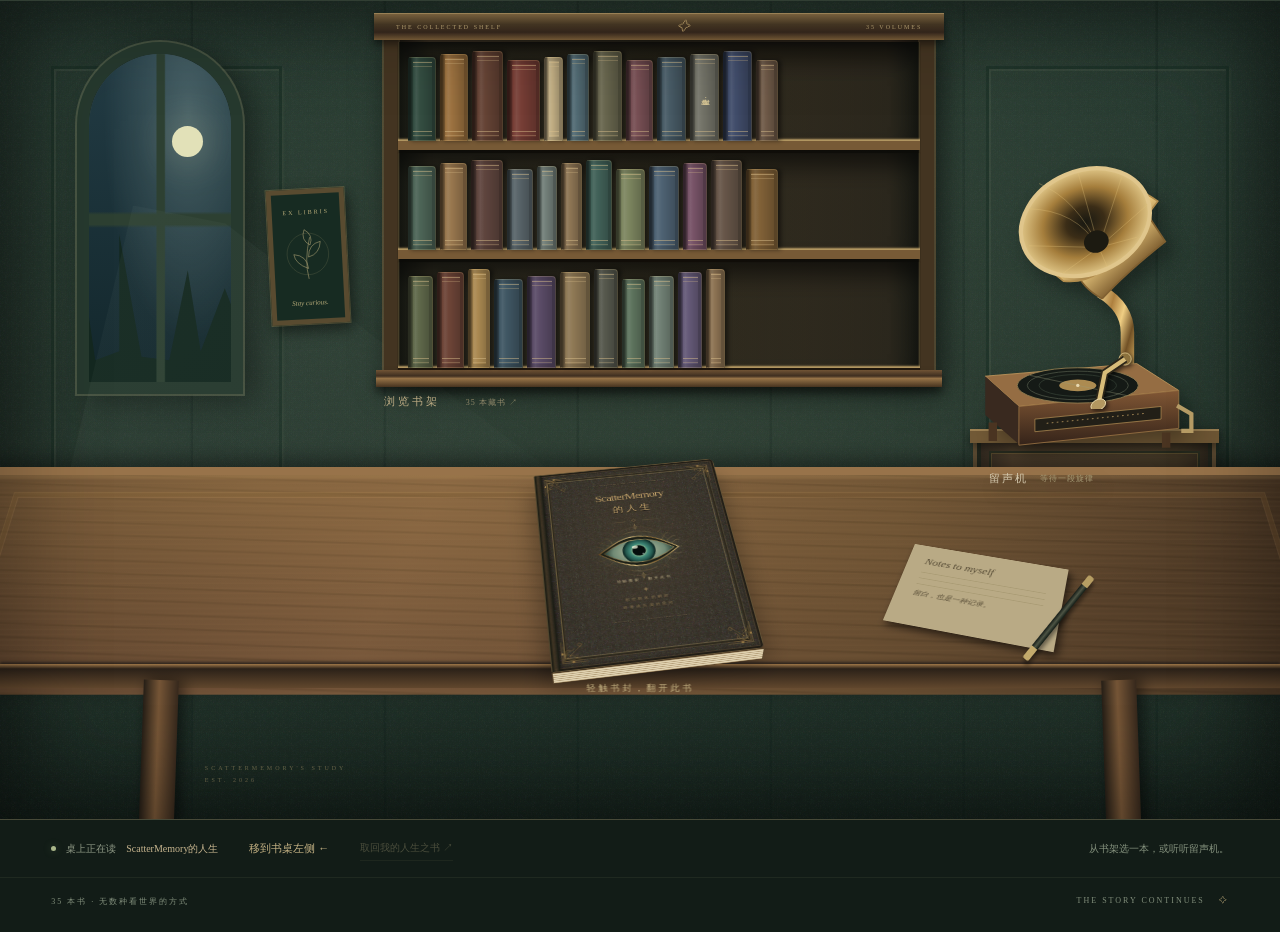
<file: index.html>
<!doctype html>
<html lang="zh-CN">
<head>
  <meta charset="utf-8"><meta name="viewport" content="width=device-width,initial-scale=1">
  <meta name="theme-color" content="#18231e"><title>ScatterMemory · 一间自己的书房</title>
  <meta name="description" content="坐下来，翻一本书，听一段旋律。ScatterMemory 的私人书房交互预览。">
  <link rel="icon" href="data:image/svg+xml,%3Csvg xmlns='http://www.w3.org/2000/svg' viewBox='0 0 40 40'%3E%3Crect width='40' height='40' rx='8' fill='%231b332b'/%3E%3Cpath d='M5 20Q20 2 35 20Q20 38 5 20Z' stroke='%23c4a773' fill='none'/%3E%3Ccircle cx='20' cy='20' r='5' fill='%23c4a773'/%3E%3C/svg%3E">
  <link rel="stylesheet" href="study.css"><link rel="stylesheet" href="room-update.css"><link rel="stylesheet" href="journal.css"><script src="notes.js" defer></script><script src="page-turn.js" defer></script><script src="notes-reader.js" defer></script><script src="books.js" defer></script><script src="study.js" defer></script>
</head>
<body>
  <main>
    <div class="room" id="room" aria-label="书房场景">
      <div class="wall" aria-hidden="true"></div><div class="wall-panel p1" aria-hidden="true"></div><div class="wall-panel p2" aria-hidden="true"></div>
      <div class="window" aria-hidden="true"><div class="night-sky"><i></i><b></b></div><span class="window-bars"></span></div>
      <div class="moonlight" aria-hidden="true"></div><div class="frame-quote" aria-hidden="true"><span>EX LIBRIS</span><svg viewBox="0 0 100 130"><path d="M50 110Q42 75 55 30M50 90Q25 80 23 62q25 3 27 28Zm1-22q1-25 24-29-2 24-24 29Zm4-23Q37 35 45 15q18 11 10 30" fill="none" stroke="currentColor"/><circle cx="50" cy="62" r="40" fill="none" stroke="currentColor" opacity=".3"/></svg><em>Stay curious.</em></div>
      <section class="bookcase" aria-label="我的书架"><div class="case-crown"><span>THE COLLECTED SHELF</span><i>✧</i><span>35 VOLUMES</span></div><div id="shelf-rows"></div><div class="case-foot"></div></section>
      <button class="shelf-caption" id="open-library">浏览书架 <span>35 本藏书 ↗</span></button>
      <div class="side-cabinet" aria-hidden="true"><i></i><i></i></div>
      <div class="gramophone" id="gramophone">
        <button class="gram-body" id="open-music" aria-label="打开留声机音乐面板" title="打开音乐收藏">
          <svg viewBox="0 0 300 350" aria-hidden="true"><defs><linearGradient id="brass" x1="0" x2="1" y2="1"><stop stop-color="#e9ce8c"/><stop offset=".28" stop-color="#ae803f"/><stop offset=".53" stop-color="#efce83"/><stop offset=".78" stop-color="#715126"/><stop offset="1" stop-color="#c49d55"/></linearGradient><radialGradient id="horn"><stop stop-color="#181811"/><stop offset=".3" stop-color="#3b2d17"/><stop offset=".66" stop-color="#a57e3c"/><stop offset="1" stop-color="#dec485"/></radialGradient><linearGradient id="gramWood" y2="1" x2="0"><stop stop-color="#815735"/><stop offset="1" stop-color="#342319"/></linearGradient></defs>
          <path d="M204 263V199q0-30-32-49" stroke="url(#brass)" stroke-width="16" fill="none"/><path d="M174 159Q150 146 143 126L104 50l101-26 44 67q-48 38-75 68" fill="url(#brass)" stroke="#806031" stroke-width="2"/>
          <path d="M107 49q-25 55 21 89 43 5 73-43l39-52q-64-45-133 6" fill="url(#brass)" stroke="#b18c4d" stroke-width="2"/>
          <ellipse cx="154" cy="68" rx="79" ry="61" transform="rotate(-23 154 68)" fill="url(#horn)" stroke="#e0c68c" stroke-width="5"/>
          <path d="M85 52q58 1 85 46M99 22q45 19 71 76M145 8l25 90M197 15l-27 83M228 47l-58 51M215 86l-45 12M180 121l-10-23M127 129l43-31M87 96l83 2" fill="none" stroke="#e3c37c" stroke-width="1" opacity=".38"/>
          <ellipse cx="167" cy="91" rx="15" ry="13" fill="#1c1a11" transform="rotate(-23 167 91)"/>
          <path d="m35 251 180-15 50 32-190 19Z" fill="#956d43" stroke="#c2985c"/><path d="m35 251 40 36v45l-40-35Z" fill="#39291f"/><path d="m75 287 190-19v45L75 333Z" fill="url(#gramWood)" stroke="#9a7345"/>
          <g class="room-record"><ellipse cx="145" cy="262" rx="72" ry="21" fill="#151a16" stroke="#978254"/><ellipse cx="145" cy="262" rx="60" ry="17" fill="none" stroke="#4b5143"/><ellipse cx="145" cy="262" rx="46" ry="13" fill="none" stroke="#323c32"/><ellipse cx="145" cy="262" rx="22" ry="7" fill="#ac8b51"/><path class="record-glint" d="m145 262-57-12m57 12 58 12" stroke="#9a9d7c" opacity=".45"/><circle cx="145" cy="262" r="2" fill="#e8d9b0"/></g>
          <path d="m94 302 150-15v15L94 317Z" fill="#221f17" stroke="#a3814d"/><path d="m108 307 119-12" stroke="#b2935c" stroke-dasharray="2 4"/><path d="M44 306v22m206-10v18" stroke="#4a3421" stroke-width="10"/><path d="m263 286 17 10v20h-12" stroke="#b89d66" stroke-width="5" fill="none"/>
        </svg></button>
        <button id="needle" class="needle" aria-label="唱针：播放或暂停" title="点击唱针 · 播放 / 暂停"><svg viewBox="0 0 100 70" aria-hidden="true"><circle cx="76" cy="15" r="7" fill="#8b713d" stroke="#ddc68c"/><g class="tonearm"><path d="M76 15 48 18 24 47" stroke="#2c2619" stroke-width="9" fill="none"/><path d="M76 15 48 18 24 47" stroke="#d7bc79" stroke-width="5" fill="none"/><ellipse cx="24" cy="47" rx="9" ry="6" fill="#b39760" stroke="#ecdbad"/></g></svg></button>
        <span class="gram-caption">留声机 <i id="gram-status">等待一段旋律</i></span>
      </div>
      <div class="desk" aria-hidden="true"><div class="desk-inlay"></div></div><div class="desk-front" aria-hidden="true"></div>
      <div class="desk-paper" aria-hidden="true"><span>Notes to myself</span><i></i><i></i><i></i><em>留白，也是一种记录。</em></div><div class="pen" aria-hidden="true"></div>
      <div class="desk-book-space"><button id="desk-book" class="desk-book" aria-label="翻开桌上的书"><span class="solid-spine"></span><span class="solid-pages"></span><span class="solid-bottom"></span><span class="solid-top"></span><span class="solid-back"></span><span class="cover-face" id="desk-cover"></span></button><span class="desk-book-hint">轻触书封，翻开此书</span></div>
      <div class="desk-leg leg-left" aria-hidden="true"></div><div class="desk-leg leg-right" aria-hidden="true"></div>
      <div class="parked-book-space"><button id="parked-personal-book" aria-label="把左侧的 ScatterMemory 的人生移回书桌中央"><span class="cover-face" id="parked-cover"></span><span class="solid-spine">ScatterMemory的人生</span><span class="solid-pages"></span><span class="solid-bottom"></span><span class="solid-top"></span><span class="solid-back"></span></button></div><span class="parked-hint">轻触书封 · 移回中央 ↗</span>
      <div class="room-vignette" aria-hidden="true"></div><span class="room-coordinate" aria-hidden="true">SCATTERMEMORY'S STUDY<br>EST. 2026</span>
    </div>
    <div class="room-toolbar"><div class="desk-status"><span class="status-dot"></span><span>桌上正在读</span><strong id="current-title">ScatterMemory的人生</strong></div><button id="park-book">移到书桌左侧 ←</button><button id="return-home">取回我的人生之书 ↗</button><p id="scene-status" role="status">从书架选一本，或听听留声机。</p></div>
  </main>
  <footer><span>35 本书 · 无数种看世界的方式</span><span>THE STORY CONTINUES <i>✧</i></span></footer>
  <dialog id="library-dialog" class="library-dialog"><div class="dialog-heading"><div><span class="eyebrow">THE COLLECTED SHELF</span><h2>我的书架</h2></div><button data-close aria-label="关闭书架">×</button></div><label class="search-label">找一本书<input id="book-search" type="search" placeholder="输入书名…"></label><div id="library-list"></div><p class="dialog-note">收藏的是读过的书，翻开的是自己的思考。</p></dialog>
  <dialog id="music-dialog" class="music-dialog"><div class="dialog-heading"><div><span class="eyebrow">THE GRAMOPHONE</span><h2>让记忆，有回声。</h2></div><button data-close aria-label="关闭音乐面板">×</button></div><div class="music-layout"><div class="record-section"><div class="vinyl" id="vinyl"><div>SCATTERMEMORY<strong>Memories</strong><span>PRIVATE COLLECTION</span></div></div><p>把说不出口的心事，<br>交给下一段旋律。</p></div><div class="music-controls"><div id="track-list" class="track-list"></div><span class="eyebrow">NOW PLAYING</span><h3 id="track-title">等待第一首旋律</h3><div class="timeline"><span id="elapsed">00:00</span><input id="seek" aria-label="播放进度" type="range" min="0" max="1000" value="0"><span id="duration">00:00</span></div><div class="transport"><button id="previous-track" aria-label="上一首">⏮</button><button id="play" aria-label="播放">▶</button><button id="next-track" aria-label="下一首">⏭</button><button id="repeat" aria-label="单曲循环" aria-pressed="false">↻</button></div><label class="volume">音量 <input id="volume" aria-label="音量" type="range" min="0" max="1" step=".01" value=".65"></label><button id="choose-music" class="text-button">＋ 选择 MP3 试听</button><p class="dialog-note">文件只在本机试听，不会上传；刷新后需重新选择。</p></div></div></dialog>
  <dialog id="personal-dialog" aria-label="ScatterMemory的人生"><div class="personal-actions"><button id="personal-music">♫ 留声机</button><button id="personal-back">回到书桌</button><button id="personal-park">放到书桌左侧 ←</button></div><iframe id="personal-frame" title="ScatterMemory的人生 · 原版记忆之书" src="original-book/index.html"></iframe></dialog>
  <dialog id="reader-dialog" class="reader-dialog"><div class="reader-top"><span id="reader-title"></span><button data-close>合书 · 回到书桌 ×</button></div><div class="reading-book" id="reading-book"><article class="reading-left" id="reading-left"></article><article class="reading-right" id="reading-right"></article><div class="reader-binding" aria-hidden="true"></div><div id="reading-turn" aria-hidden="true"></div></div><nav class="reader-nav" aria-label="读书笔记翻页"><button id="reader-prev">← 上一页</button><span id="reader-position"></span><button id="reader-next">下一页 →</button></nav></dialog>
  <audio id="audio" preload="metadata"></audio><input id="audio-files" type="file" accept=".mp3,audio/mpeg" multiple hidden><div id="toast" role="status"></div>
</body></html>
</file>
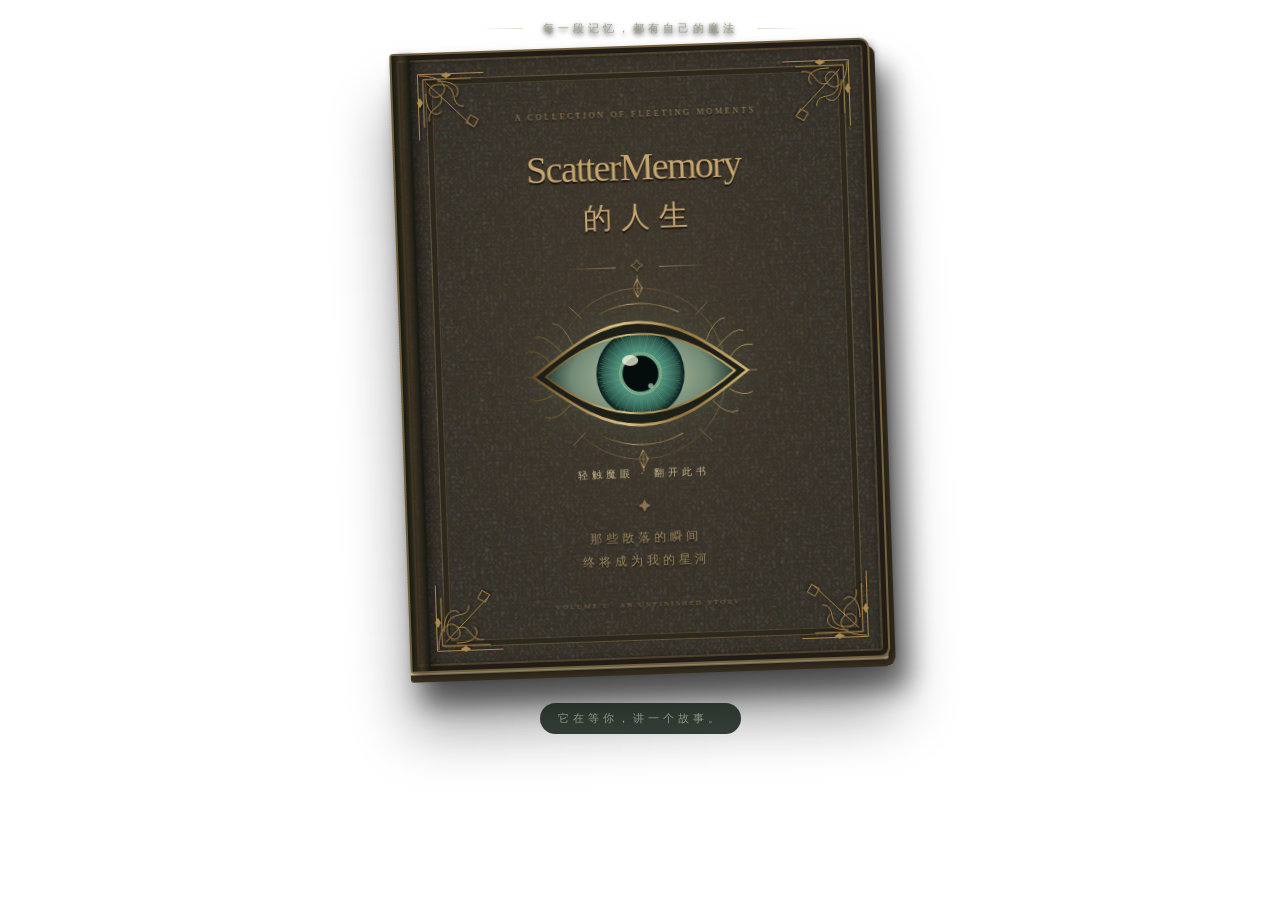
<file: original-book/index.html>
<!doctype html>
<html lang="zh-CN">
<head>
  <meta charset="utf-8">
  <meta name="viewport" content="width=device-width,initial-scale=1">
  <meta name="theme-color" content="#111512">
  <meta name="description" content="ScatterMemory的人生。翻开一本记忆之书，收藏生活、旋律与不期而遇的灵感。">
  <title>ScatterMemory的人生 · 记忆之书</title>
  <link rel="icon" href="data:image/svg+xml,%3Csvg xmlns='http://www.w3.org/2000/svg' viewBox='0 0 64 64'%3E%3Crect width='64' height='64' rx='14' fill='%23181d18'/%3E%3Cpath d='M8 32Q32 7 56 32Q32 57 8 32Z' fill='none' stroke='%23b79b62' stroke-width='3'/%3E%3Ccircle cx='32' cy='32' r='9' fill='%237ab6a7'/%3E%3Ccircle cx='32' cy='32' r='4'/%3E%3C/svg%3E">
  <link rel="stylesheet" href="style.css"><link rel="stylesheet" href="room-book.css"><link rel="stylesheet" href="../diary-pages.css">
</head>
<body>
  <svg class="svg-defs" aria-hidden="true"><defs>
    <filter id="grain"><feTurbulence type="fractalNoise" baseFrequency=".76" numOctaves="3" stitchTiles="stitch"/><feColorMatrix type="saturate" values="0"/><feComponentTransfer><feFuncA type="linear" slope=".2"/></feComponentTransfer><feBlend in="SourceGraphic" mode="soft-light"/></filter>
    <symbol id="ornament" viewBox="0 0 100 100"><path d="M6 94V6h88M13 77V13h64M8 8C44 8 48 30 34 36S14 19 35 20c28 1 10 29 31 30M20 69c-3-21 23-17 16-35M18 18l52 52M32 16c27 0 32 13 24 21M16 32c0 27 13 32 21 24M70 70l8 8m-3-16 10 6-6 10-10-6Z" fill="none" stroke="currentColor" stroke-width="1.3"/><path d="m8 37 4 7-4 7-4-7Zm29-29 7 4 7-4-7-4Z" fill="currentColor"/></symbol>
    <symbol id="spark" viewBox="0 0 24 24"><path d="M12 1c0 8 3 11 11 11-8 0-11 3-11 11 0-8-3-11-11-11 8 0 11-3 11-11Z" fill="currentColor"/></symbol>
    <symbol id="play" viewBox="0 0 24 24"><path d="m9 5 11 7-11 7Z" fill="currentColor"/></symbol>
    <symbol id="pause" viewBox="0 0 24 24"><path d="M7 5h4v14H7zm7 0h4v14h-4z" fill="currentColor"/></symbol>
    <symbol id="prev" viewBox="0 0 24 24"><path d="M5 5h2v14H5zm14 0L8 12l11 7Z" fill="currentColor"/></symbol>
    <symbol id="next" viewBox="0 0 24 24"><path d="M17 5h2v14h-2zM5 5l11 7-11 7Z" fill="currentColor"/></symbol>
  </defs></svg>
  <canvas id="dust" aria-hidden="true"></canvas>
  <div class="ambient-rings" aria-hidden="true"></div>
  <header class="site-header">
    <a class="wordmark" href="#cover" id="home-link" aria-label="合上记忆之书"><span class="brand-star">✧</span> SCATTERMEMORY <span class="brand-sub">私人记忆馆</span></a>
    <div class="header-right"><span class="edition">THE BOOK OF A LIFE</span><button class="quiet-button" id="motion-toggle" aria-pressed="false" title="减少动态效果">动效 <span>开</span></button></div>
  </header>

  <main class="world" id="world">
    <div class="chapter-heading"><span class="hairline"></span><span id="scene-label">每一段记忆，都有自己的魔法</span><span class="hairline"></span></div>
    <div class="book-stage" id="stage">
      <div class="book" id="book">
        <div class="book-block" aria-hidden="true"></div>
        <div class="spread" id="spread" inert aria-label="书本内页">
          <article class="paper left-paper" id="left-page"></article>
          <article class="paper right-paper" id="right-page"></article>
          <div class="binding" aria-hidden="true"></div>
        </div>
        <div class="turnsheet" id="turnsheet" aria-hidden="true"><div class="turn-front"><span>✧</span></div><div class="turn-back"><span>记忆在纸页之间流转</span></div></div>
        <div class="cover" id="cover">
          <div class="cover-front">
            <div class="cover-inset"></div><div class="spine" aria-hidden="true"></div>
            <svg class="corner tl" aria-hidden="true"><use href="#ornament"/></svg><svg class="corner tr" aria-hidden="true"><use href="#ornament"/></svg><svg class="corner bl" aria-hidden="true"><use href="#ornament"/></svg><svg class="corner br" aria-hidden="true"><use href="#ornament"/></svg>
            <div class="cover-topline">A COLLECTION OF FLEETING MOMENTS</div>
            <div class="cover-title"><span>ScatterMemory</span><h1>的人生</h1></div>
            <div class="cover-rule"><span></span> ✧ <span></span></div>
            <button id="eye-button" class="eye-button" aria-label="点击魔眼，翻开 ScatterMemory 的人生">
              <svg viewBox="0 0 300 220" class="eye-art" aria-hidden="true">
                <defs>
                  <radialGradient id="irisColor"><stop offset="0" stop-color="#071a19"/><stop offset=".30" stop-color="#a6c6a2"/><stop offset=".50" stop-color="#438f7e"/><stop offset=".80" stop-color="#24584e"/><stop offset="1" stop-color="#081e1c"/></radialGradient>
                  <radialGradient id="whiteColor"><stop stop-color="#c4caaa"/><stop offset=".7" stop-color="#718a75"/><stop offset="1" stop-color="#172d27"/></radialGradient>
                  <linearGradient id="goldColor"><stop stop-color="#6b4b23"/><stop offset=".4" stop-color="#e4c787"/><stop offset=".7" stop-color="#95713a"/><stop offset="1" stop-color="#d4b776"/></linearGradient>
                  <clipPath id="eyeClip"><path d="M45 110Q150 22 255 110Q150 198 45 110Z"/></clipPath>
                </defs>
                <g class="eye-halo" fill="none" stroke="url(#goldColor)"><circle cx="150" cy="110" r="95" stroke-width=".7" opacity=".45"/><circle cx="150" cy="110" r="87" stroke-dasharray="1 7" opacity=".55"/><path d="M150 1v20m0 178v20M40 110H20m260 0h-20M73 33l14 14m126 126 14 14M73 187l14-14M213 47l14-14" opacity=".6"/><path d="m150 5 5 10-5 10-5-10Zm0 190 5 10-5 10-5-10Z"/></g>
                <path d="M31 110C75 77 106 52 150 53s75 24 119 57c-46 35-77 57-119 57S77 145 31 110Z" fill="#1c2018" stroke="url(#goldColor)" stroke-width="3"/>
                <g clip-path="url(#eyeClip)"><rect x="40" y="45" width="220" height="135" fill="url(#whiteColor)"/>
                  <g id="iris"><circle cx="150" cy="110" r="49" fill="url(#irisColor)"/><g id="iris-fibers"></g><circle cx="150" cy="110" r="20" fill="#050d0c"/><circle cx="150" cy="110" r="23" fill="none" stroke="#b8ba70" stroke-width="1.2" opacity=".7"/><ellipse cx="139" cy="95" rx="9" ry="6" fill="#f3f9df" opacity=".75"/><circle cx="161" cy="124" r="3" fill="#d7f4e3" opacity=".6"/></g>
                  <path class="eyelid" d="M45 110Q150 22 255 110Q150 198 45 110Z" fill="#30251b"/>
                </g>
                <path d="M45 110Q150 22 255 110Q150 198 45 110Z" fill="none" stroke="url(#goldColor)" stroke-width="2"/>
                <g fill="none" stroke="url(#goldColor)" opacity=".8"><path d="M50 95q-12-17-26-13m40 2Q44 61 34 66m42 10Q66 51 54 51m196 44q12-17 26-13m-40 2q20-23 30-18m-42 10q10-25 22-25M52 130q-15 10-26 4m45 8q-15 18-28 13m205-25q15 10 26 4m-45 8q15 18 28 13"/><path d="M105 43q45-22 90 0m-90 135q45 22 90 0"/></g>
              </svg>
              <span class="eye-callout">轻触魔眼 · 翻开此书</span>
            </button>
            <div class="cover-bottom"><span class="tiny-star">✦</span><p>那些散落的瞬间<br>终将成为我的星河</p><span class="cover-volume">VOLUME I · AN UNFINISHED STORY</span></div>
          </div>
          <div class="cover-back"><div class="endpaper-pattern"></div><span>SM</span><p>每个平凡的日子<br>都值得被记住。</p></div>
        </div>
        <nav class="ribbons" id="ribbons" aria-label="章节书签" inert>
          <button data-chapter="toc" class="ribbon active" aria-label="目录" title="目录">目</button>
          <button data-chapter="life" class="ribbon" aria-label="生活记录" title="生活记录">生</button>
          <button data-chapter="video" class="ribbon" aria-label="视频分享" title="视频分享">影</button>
          <button data-chapter="notes" class="ribbon" aria-label="随心杂记" title="随心杂记">记</button>
        </nav>
      </div>
    </div>
    <div class="under-book" id="under-book"><span class="cover-hint">它在等你，讲一个故事。</span><nav class="book-nav" aria-label="翻页操作" inert><button id="previous-page">← 上一页</button><button id="toc-button">✧ 目录</button><button id="close-book">合上书本</button><button id="next-page">下一页 →</button></nav></div>
  </main>
  <footer class="site-footer"><span>EST. 2026</span><span>生活留痕，记忆成书。</span><span id="footer-state"><span id="footer-label">THE STORY CONTINUES</span><span class="visitor-divider" aria-hidden="true">|</span><span id="visitor-count" role="status" title="正在读取累计访客数" aria-label="正在读取累计访客数">—</span><i></i></span></footer>
  <audio id="audio" preload="metadata"></audio>
  <input id="file-input" type="file" accept=".mp3,audio/mpeg,audio/mp3" multiple hidden>
  <div class="toast" id="toast" role="status" aria-live="polite"></div>
  <script src="tracks.js"></script>
  <script src="../page-turn.js"></script>
  <script src="../diary-core.js"></script><script src="../diary-content.js"></script><script src="app.js"></script>
</body>
</html>
</file>
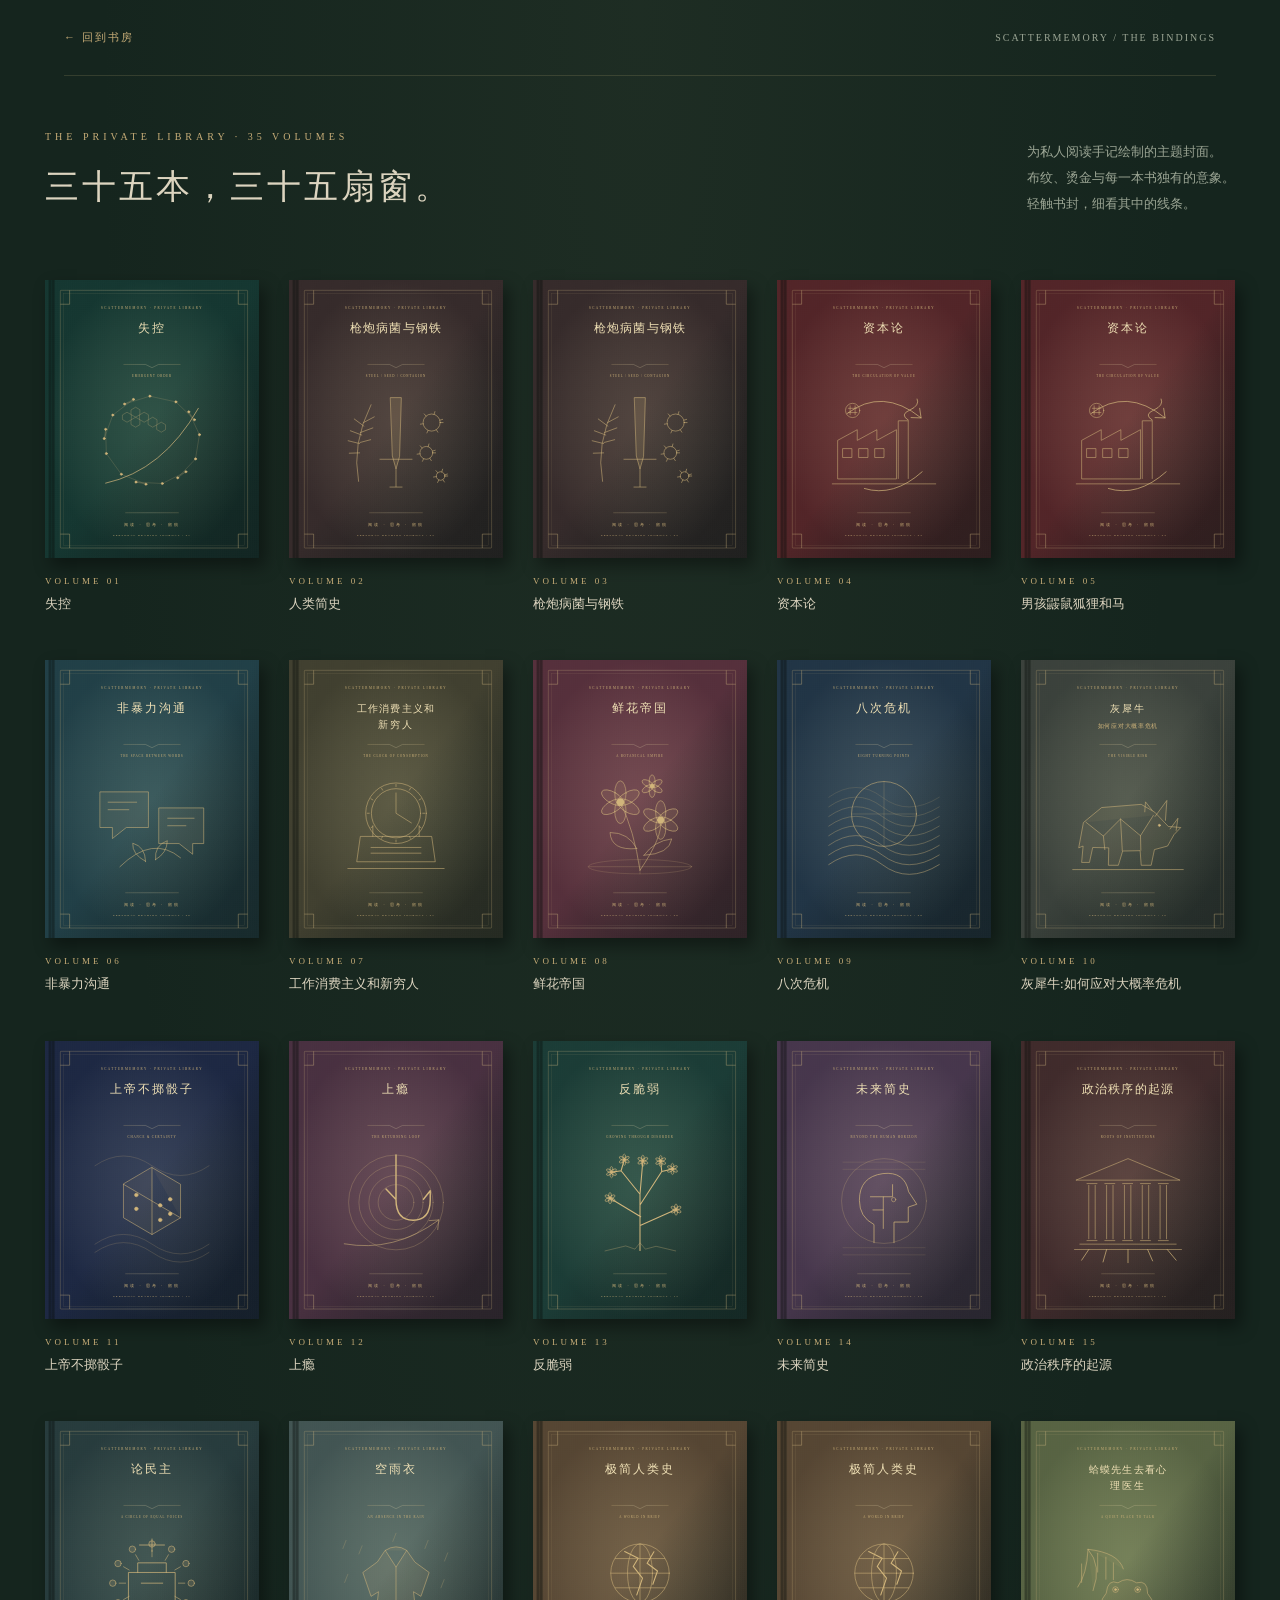
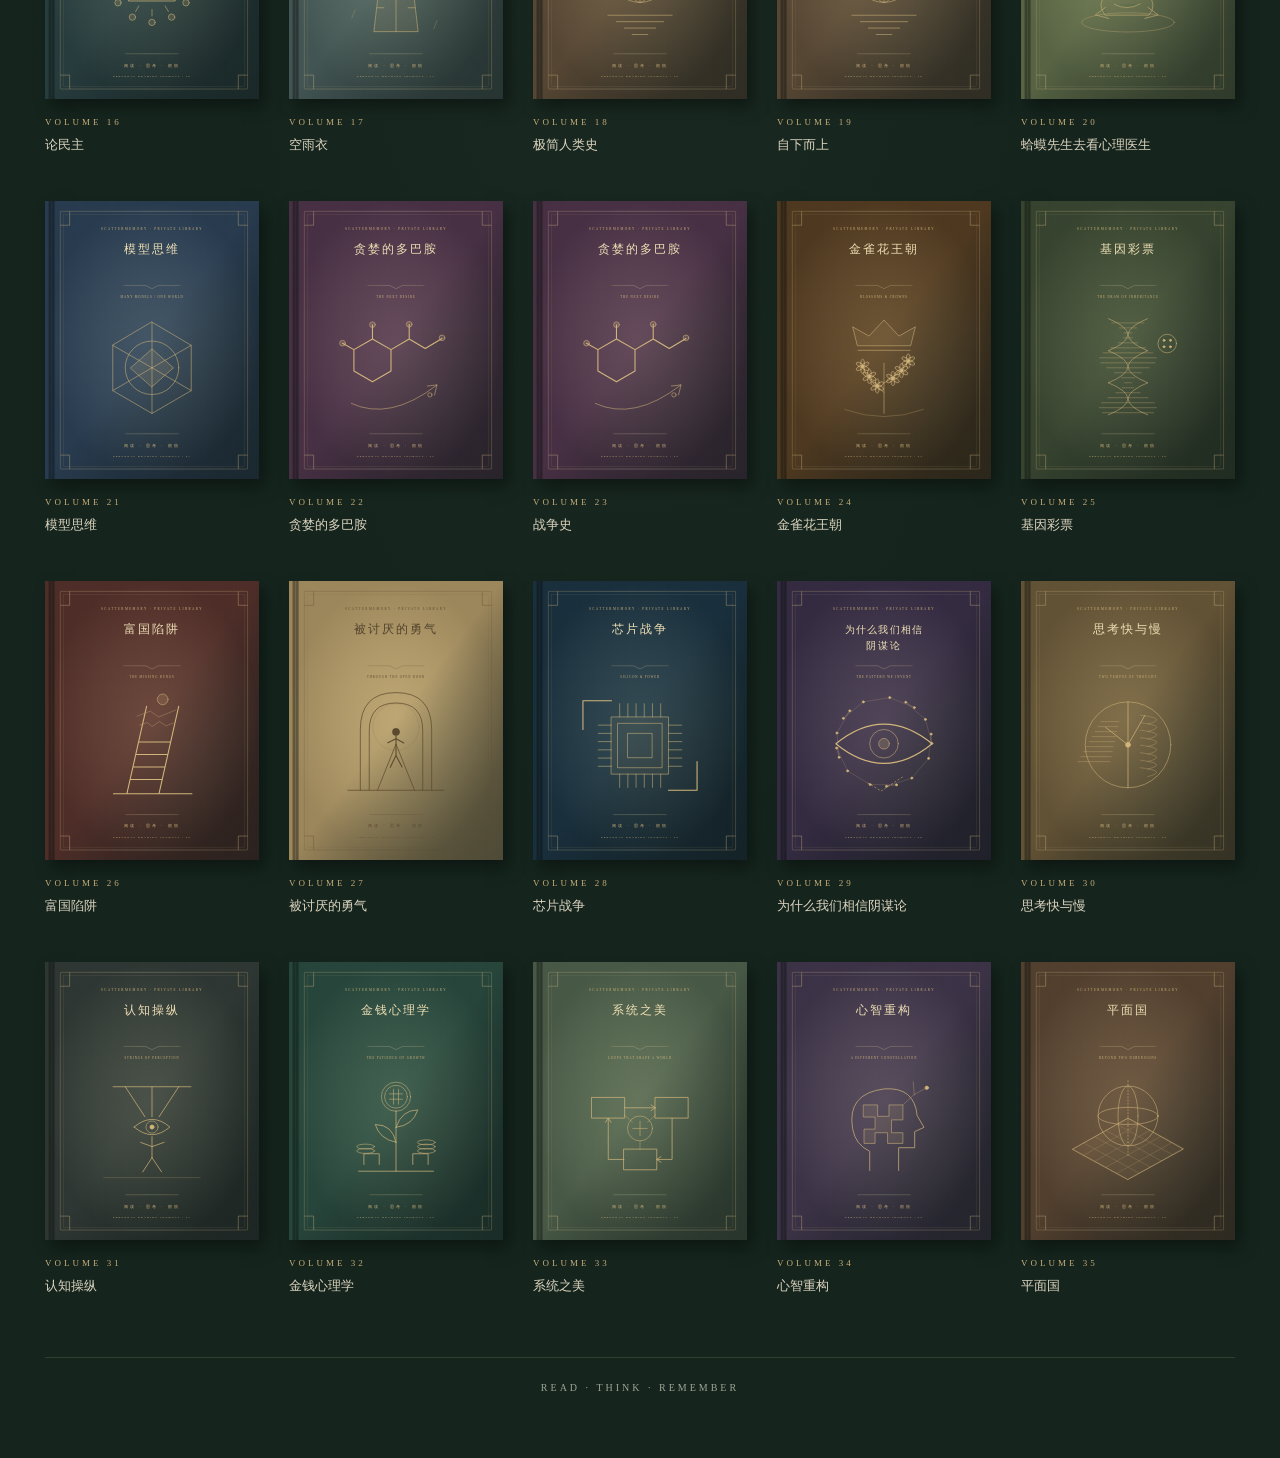
<file: covers.html>
<!doctype html><html lang="zh-CN"><head><meta charset="utf-8"><meta name="viewport" content="width=device-width,initial-scale=1"><title>三十五本，三十五扇窗 · ScatterMemory 封面集</title><link rel="stylesheet" href="library-tools.css"><script src="books.js" defer></script><script src="covers.js" defer></script></head><body><header><a href="index.html">← 回到书房</a><span>SCATTERMEMORY / THE BINDINGS</span></header><main class="cover-collection"><div class="collection-header"><div><span class="kicker">THE PRIVATE LIBRARY · 35 VOLUMES</span><h1>三十五本，三十五扇窗。</h1></div><p>为私人阅读手记绘制的主题封面。<br>布纹、烫金与每一本书独有的意象。<br>轻触书封，细看其中的线条。</p></div><div id="cover-grid" class="cover-grid"></div><div class="collection-foot">READ · THINK · REMEMBER</div></main><dialog id="cover-detail" aria-label="封面大图"><button id="close-cover">关闭 ×</button><img id="large-cover" alt=""></dialog></body></html>
</file>
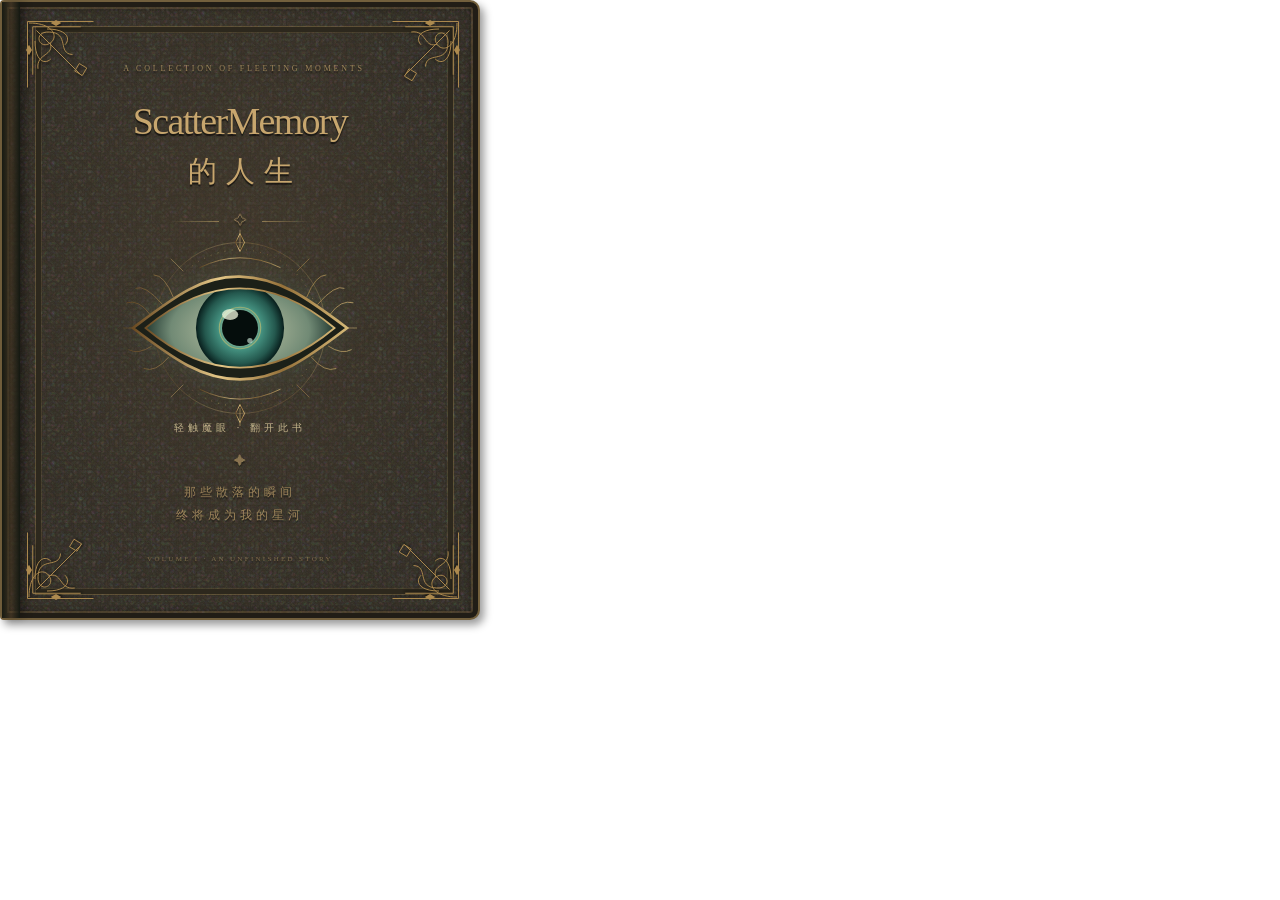
<file: original-book/cover.html>
<!doctype html><html lang="zh-CN" class="allow-motion"><meta charset="utf-8"><link rel="stylesheet" href="style.css"><style>html,body{width:480px;height:620px;min-height:0;margin:0;overflow:hidden;background:transparent}.cover-front{width:480px;height:620px}.eye-button{pointer-events:none}</style><body>  <svg class="svg-defs" aria-hidden="true"><defs>
    <filter id="grain"><feTurbulence type="fractalNoise" baseFrequency=".76" numOctaves="3" stitchTiles="stitch"/><feColorMatrix type="saturate" values="0"/><feComponentTransfer><feFuncA type="linear" slope=".2"/></feComponentTransfer><feBlend in="SourceGraphic" mode="soft-light"/></filter>
    <symbol id="ornament" viewBox="0 0 100 100"><path d="M6 94V6h88M13 77V13h64M8 8C44 8 48 30 34 36S14 19 35 20c28 1 10 29 31 30M20 69c-3-21 23-17 16-35M18 18l52 52M32 16c27 0 32 13 24 21M16 32c0 27 13 32 21 24M70 70l8 8m-3-16 10 6-6 10-10-6Z" fill="none" stroke="currentColor" stroke-width="1.3"/><path d="m8 37 4 7-4 7-4-7Zm29-29 7 4 7-4-7-4Z" fill="currentColor"/></symbol>
    <symbol id="spark" viewBox="0 0 24 24"><path d="M12 1c0 8 3 11 11 11-8 0-11 3-11 11 0-8-3-11-11-11 8 0 11-3 11-11Z" fill="currentColor"/></symbol>
    <symbol id="play" viewBox="0 0 24 24"><path d="m9 5 11 7-11 7Z" fill="currentColor"/></symbol>
    <symbol id="pause" viewBox="0 0 24 24"><path d="M7 5h4v14H7zm7 0h4v14h-4z" fill="currentColor"/></symbol>
    <symbol id="prev" viewBox="0 0 24 24"><path d="M5 5h2v14H5zm14 0L8 12l11 7Z" fill="currentColor"/></symbol>
    <symbol id="next" viewBox="0 0 24 24"><path d="M17 5h2v14h-2zM5 5l11 7-11 7Z" fill="currentColor"/></symbol>
  </defs></svg>
          <div class="cover-front">
            <div class="cover-inset"></div><div class="spine" aria-hidden="true"></div>
            <svg class="corner tl" aria-hidden="true"><use href="#ornament"/></svg><svg class="corner tr" aria-hidden="true"><use href="#ornament"/></svg><svg class="corner bl" aria-hidden="true"><use href="#ornament"/></svg><svg class="corner br" aria-hidden="true"><use href="#ornament"/></svg>
            <div class="cover-topline">A COLLECTION OF FLEETING MOMENTS</div>
            <div class="cover-title"><span>ScatterMemory</span><h1>的人生</h1></div>
            <div class="cover-rule"><span></span> ✧ <span></span></div>
            <button id="eye-button" class="eye-button" aria-label="点击魔眼，翻开 ScatterMemory 的人生">
              <svg viewBox="0 0 300 220" class="eye-art" aria-hidden="true">
                <defs>
                  <radialGradient id="irisColor"><stop offset="0" stop-color="#071a19"/><stop offset=".30" stop-color="#a6c6a2"/><stop offset=".50" stop-color="#438f7e"/><stop offset=".80" stop-color="#24584e"/><stop offset="1" stop-color="#081e1c"/></radialGradient>
                  <radialGradient id="whiteColor"><stop stop-color="#c4caaa"/><stop offset=".7" stop-color="#718a75"/><stop offset="1" stop-color="#172d27"/></radialGradient>
                  <linearGradient id="goldColor"><stop stop-color="#6b4b23"/><stop offset=".4" stop-color="#e4c787"/><stop offset=".7" stop-color="#95713a"/><stop offset="1" stop-color="#d4b776"/></linearGradient>
                  <clipPath id="eyeClip"><path d="M45 110Q150 22 255 110Q150 198 45 110Z"/></clipPath>
                </defs>
                <g class="eye-halo" fill="none" stroke="url(#goldColor)"><circle cx="150" cy="110" r="95" stroke-width=".7" opacity=".45"/><circle cx="150" cy="110" r="87" stroke-dasharray="1 7" opacity=".55"/><path d="M150 1v20m0 178v20M40 110H20m260 0h-20M73 33l14 14m126 126 14 14M73 187l14-14M213 47l14-14" opacity=".6"/><path d="m150 5 5 10-5 10-5-10Zm0 190 5 10-5 10-5-10Z"/></g>
                <path d="M31 110C75 77 106 52 150 53s75 24 119 57c-46 35-77 57-119 57S77 145 31 110Z" fill="#1c2018" stroke="url(#goldColor)" stroke-width="3"/>
                <g clip-path="url(#eyeClip)"><rect x="40" y="45" width="220" height="135" fill="url(#whiteColor)"/>
                  <g id="iris"><circle cx="150" cy="110" r="49" fill="url(#irisColor)"/><g id="iris-fibers"></g><circle cx="150" cy="110" r="20" fill="#050d0c"/><circle cx="150" cy="110" r="23" fill="none" stroke="#b8ba70" stroke-width="1.2" opacity=".7"/><ellipse cx="139" cy="95" rx="9" ry="6" fill="#f3f9df" opacity=".75"/><circle cx="161" cy="124" r="3" fill="#d7f4e3" opacity=".6"/></g>
                  <path class="eyelid" d="M45 110Q150 22 255 110Q150 198 45 110Z" fill="#30251b"/>
                </g>
                <path d="M45 110Q150 22 255 110Q150 198 45 110Z" fill="none" stroke="url(#goldColor)" stroke-width="2"/>
                <g fill="none" stroke="url(#goldColor)" opacity=".8"><path d="M50 95q-12-17-26-13m40 2Q44 61 34 66m42 10Q66 51 54 51m196 44q12-17 26-13m-40 2q20-23 30-18m-42 10q10-25 22-25M52 130q-15 10-26 4m45 8q-15 18-28 13m205-25q15 10 26 4m-45 8q15 18 28 13"/><path d="M105 43q45-22 90 0m-90 135q45 22 90 0"/></g>
              </svg>
              <span class="eye-callout">轻触魔眼 · 翻开此书</span>
            </button>
            <div class="cover-bottom"><span class="tiny-star">✦</span><p>那些散落的瞬间<br>终将成为我的星河</p><span class="cover-volume">VOLUME I · AN UNFINISHED STORY</span></div>
          </div>
</body></html>
</file>
<file: study.css>
@charset "UTF-8";
:root{--gold:#c6b185;--muted:#929a8b;--paper:#e9dfc7;--ink:#373d33;--serif:Georgia,'Songti SC','SimSun',serif;--ease:cubic-bezier(.3,.03,.2,1)}
*{box-sizing:border-box}body{margin:0;background:#121c17;color:#d4c9af;font:14px var(--serif)}button,input{font:inherit}button{cursor:pointer;color:inherit}button:disabled{cursor:default;opacity:.35}button,a,input{-webkit-tap-highlight-color:transparent}button:focus-visible,a:focus-visible,input:focus-visible{outline:2px solid #ddc58b;outline-offset:5px}a{color:inherit;text-decoration:none}button{border:0;background:none}svg{display:block;width:100%;height:100%}.masthead{height:78px;border-bottom:1px solid #c4b48720;margin:0 4%;display:flex;align-items:center;justify-content:space-between}.brand{display:flex;gap:16px;align-items:center;font-size:11px;letter-spacing:3px}.brand>span{font-size:28px;color:var(--gold)}.brand small{font:10px var(--serif);letter-spacing:3px;border-left:1px solid #a8a18155;padding-left:20px;color:#9ba493}.header-actions{display:flex;gap:25px;align-items:center}.edition{font-size:8px;letter-spacing:3px;color:#8f9c8a}.header-actions button{font-size:10px;border:1px solid #8e927c55;border-radius:20px;padding:7px 12px}.preview-tag{font-size:9px;color:#a6a58c;letter-spacing:2px}.intro{max-width:1400px;margin:0 auto;padding:32px 5% 26px;display:flex;justify-content:space-between;align-items:end}.eyebrow{font:8px/1.7 Georgia,serif;letter-spacing:3px;color:#a4936f}h1{font-weight:400;font-size:27px;letter-spacing:5px;margin:12px 0 0}.intro p{font-size:11px;line-height:2.1;letter-spacing:2px;color:#909c8d;margin:0}.room{height:720px;position:relative;max-width:1600px;margin:0 auto;overflow:hidden;isolation:isolate;background:#24342c;border-top:1px solid #c4b48715;border-bottom:1px solid #94785250}.wall{position:absolute;inset:0;background:radial-gradient(ellipse at 53% 30%,#63715930,transparent 55%),repeating-linear-gradient(90deg,transparent 0 190px,#0b1c1740 191px 193px),linear-gradient(#263a30,#26372d 65%,#16251e);box-shadow:inset 0 0 100px #0008}.wall:after{content:'';position:absolute;inset:0;background:url("data:image/svg+xml,%3Csvg xmlns='http://www.w3.org/2000/svg' width='130' height='130'%3E%3Cfilter id='n'%3E%3CfeTurbulence baseFrequency='.55' numOctaves='3' stitchTiles='stitch'/%3E%3C/filter%3E%3Cpath d='M0 0h130v130H0z' filter='url(%23n)' opacity='.08'/%3E%3C/svg%3E");pointer-events:none}.wall-panel{position:absolute;top:8%;bottom:24%;border:3px solid #10271d66;box-shadow:inset 2px 2px 1px #89907722,2px 2px 2px #81947117}.p1{left:4%;width:18%}.p2{right:4%;width:19%}.window{position:absolute;left:6%;top:5%;width:13%;height:43%;background:#13252a;border:12px solid #26392e;border-radius:90px 90px 0 0;box-shadow:0 0 0 2px #6f785c77,inset 0 0 0 2px #b8b38b55,12px 6px 30px #0006;overflow:hidden}.night-sky{position:absolute;inset:0;background:radial-gradient(ellipse at 70% 18%,#7c96976e,transparent 60%),linear-gradient(#233c45,#14282d)}.night-sky:before{content:'';position:absolute;width:31px;height:31px;border-radius:50%;background:#e2e1b8;top:22%;right:20%;box-shadow:0 0 40px #e2dbab66}.night-sky:after{content:'';position:absolute;left:-15%;right:-15%;height:55%;bottom:-10%;background:#142820;clip-path:polygon(0 100%,0 70%,8% 70%,8% 20%,15% 70%,28% 65%,28% 0,40% 68%,55% 70%,65% 20%,72% 65%,85% 30%,100% 70%,100% 100%)}.window-bars{position:absolute;inset:0;background:linear-gradient(90deg,transparent 47%,#2d4032 48% 53%,transparent 54%),linear-gradient(transparent 48%,#2d4032 49% 52%,transparent 53%)}.moonlight{position:absolute;left:2%;top:25%;width:60%;height:55%;clip-path:polygon(14% 0,26% 4%,100% 100%,0 100%);background:linear-gradient(125deg,#bbd0c30c,transparent);pointer-events:none}.frame-quote{position:absolute;left:21%;top:23%;width:78px;height:135px;color:#b7ab79;border:5px solid #594b30;box-shadow:0 0 0 1px #aa945b55,3px 6px 15px #0008;background:#172b22;text-align:center;padding:8px;transform:rotate(-3deg)}.frame-quote span{font-size:6px;letter-spacing:2px}.frame-quote svg{height:75px}.frame-quote em{font-size:7px}
.bookcase{position:absolute;left:30%;width:43%;top:4%;height:52%;background:linear-gradient(90deg,#211c15,#493d2c 6%,#2c291d 50%,#423324 94%,#211c15);border:14px solid #433421;border-top-width:9px;border-bottom-width:9px;box-shadow:inset 0 0 0 2px #89704466,0 0 0 2px #98744866,7px 12px 30px #0009;z-index:2}.case-crown{position:absolute;left:-24px;right:-24px;top:-22px;height:27px;background:linear-gradient(#8b7047,#4c3c27 40%,#38291e 70%,#7c603a);border-top:1px solid #b49764;display:flex;align-items:center;justify-content:space-between;padding:0 22px;box-shadow:0 4px 7px #0007}.case-crown span{font-size:6px;letter-spacing:2px;color:#c5ad7b}.case-crown i{font-size:13px;color:#c4a66e}.case-foot{position:absolute;bottom:-19px;left:-22px;right:-22px;height:17px;background:linear-gradient(#715435,#3e2e20 35%,#957247 50%,#46331f);box-shadow:0 6px 8px #0007}#shelf-rows{height:100%;padding-top:7px;display:grid;grid-template-rows:repeat(3,1fr)}.shelf-row{display:flex;align-items:flex-end;gap:4px;padding:7px 10px 0;border-bottom:9px solid #775a36;box-shadow:0 3px 1px #21180e,inset 0 -2px 2px #b99c65,inset 0 15px 25px #0009;position:relative;background:linear-gradient(90deg,#141b1599,#38322222,#161c1699)}.shelf-row:last-child{border-bottom-width:0}.shelf-book{position:relative;flex:1;min-width:0;height:var(--height,93%);padding:9px 2px 8px;color:#d8c796;border-radius:3px 4px 1px 1px;background:linear-gradient(90deg,#0008,transparent 15%,#ffffff12 25%,transparent 40%,#0003 90%),var(--book-color);border:1px solid #d1b67b30;border-left:2px solid #0007;box-shadow:3px 0 4px #0007,inset 0 0 0 3px #0002;display:flex;align-items:center;justify-content:center;transition:transform .25s,filter .25s,box-shadow .25s;transform-origin:bottom;z-index:1}.shelf-book:before,.shelf-book:after{content:'';position:absolute;left:3px;right:3px;height:3px;border-top:1px solid #dcc18d77;border-bottom:1px solid #dcc18d44;top:4px}.shelf-book:after{top:auto;bottom:4px}.spine-title{writing-mode:vertical-rl;text-orientation:upright;font-size:10px;line-height:1.35;letter-spacing:1px;max-height:100%;overflow:hidden}.shelf-book:hover,.shelf-book:focus-visible{transform:translateY(-9px) scale(1.04);filter:brightness(1.35);box-shadow:0 0 0 1px #d9c28b,0 6px 16px #0009;z-index:3}.shelf-book.on-desk{background:#1c211b66;border:1px dashed #bda57466;box-shadow:none;opacity:.45}.shelf-book.on-desk:before,.shelf-book.on-desk:after{display:none}.shelf-caption{position:absolute;left:30%;top:59%;font-size:11px;letter-spacing:3px;z-index:7;padding:9px 0;color:#bbaa83}.shelf-caption span{font-size:8px;letter-spacing:1px;opacity:.7;margin-left:20px}.shelf-caption:hover{color:#f0d69c}
.side-cabinet{position:absolute;right:5%;top:58%;width:19%;height:28%;background:linear-gradient(90deg,#332b21,#51412e 15%,#483c29 85%,#2c251c);border:4px solid #645136;box-shadow:inset 0 0 0 4px #24281e,10px 12px 30px #0008}.side-cabinet:before{content:'';position:absolute;left:-7px;right:-7px;top:-10px;height:12px;background:#715936;border-top:2px solid #9d8153;box-shadow:0 4px 10px #0007}.side-cabinet i{display:block;height:35%;margin:12px;border:2px solid #292d20;box-shadow:inset 0 0 0 1px #a18e4a44;position:relative}.side-cabinet i:after{content:'';position:absolute;left:45%;top:45%;width:20px;height:5px;border:1px solid #ac925c;border-radius:5px}.gramophone{position:absolute;right:5.5%;top:22%;width:20%;height:40%;z-index:6;filter:drop-shadow(8px 10px 9px #0005)}.gram-body{padding:0;position:absolute;inset:0;width:100%;height:100%;transition:filter .25s;outline-offset:0}.gram-body:hover,.gram-body:focus-visible{filter:drop-shadow(0 0 2px #f2d496) drop-shadow(0 0 7px #dfbd6266)}.needle{position:absolute;left:41%;top:66%;width:34%;height:22%;min-width:44px;min-height:44px;padding:0;z-index:2;filter:drop-shadow(2px 2px 2px #0009)}.needle:hover{filter:drop-shadow(0 0 4px #ffe3a8)}.tonearm{transform-origin:76px 15px;transform:rotate(-28deg);transition:transform .65s var(--ease)}.is-playing .tonearm{transform:rotate(0deg)}.record-glint{transform-origin:145px 262px;animation:glint 2.5s linear infinite;animation-play-state:paused}.is-playing .record-glint{animation-play-state:running}@keyframes glint{0%,100%{opacity:.45}50%{opacity:.08}}.gram-caption{position:absolute;left:14%;right:0;bottom:-27px;display:flex;gap:12px;align-items:center;font-size:11px;letter-spacing:2px}.gram-caption i{font-size:8px;font-style:normal;letter-spacing:1px;color:#a49873}
.desk{position:absolute;left:-7%;right:-7%;top:67%;height:44%;background:repeating-linear-gradient(2deg,transparent 0 5px,#21170922 6px 7px,transparent 8px 13px),repeating-linear-gradient(0deg,#97704b13 0 1px,transparent 2px 5px),linear-gradient(110deg,#4e3826,#76563a 35%,#674d31 65%,#3c2c1e);transform:perspective(800px) rotateX(27deg);transform-origin:center top;border-top:9px solid #98734a;box-shadow:0 -8px 22px #0006,inset 0 4px 2px #c39c6533;z-index:5}.desk:after{content:'';position:absolute;inset:0;background:radial-gradient(ellipse at 24% 5%,#edbe6a38,transparent 65%)}.desk-inlay{position:absolute;inset:24px 8%;border:1px solid #d2a46a29;box-shadow:0 0 0 4px #51392166,0 0 0 5px #b48d5133}.desk-front{position:absolute;left:0;right:0;bottom:0;height:17px;z-index:6;background:linear-gradient(#a07849,#2b2118 20%,#61472d);box-shadow:0 -2px 3px #2d241d}.lamp{position:absolute;left:14%;top:53%;width:18%;height:31%;z-index:7;pointer-events:none}.lamp-shade{position:absolute;left:8%;width:84%;top:0;height:37%;border-radius:55% 55% 12% 12%;background:radial-gradient(ellipse at 35% 12%,#6b9670,#365840 40%,#163d2c 80%);border:2px solid #ad9660;box-shadow:inset 0 -6px 3px #0b2517,0 2px 4px #f4d48b99,4px 10px 13px #0007}.lamp-stem{position:absolute;top:33%;left:50%;width:7px;height:53%;background:linear-gradient(90deg,#5d4c2d,#d2b779,#463c27);transform:rotate(7deg)}.lamp-base{position:absolute;left:32%;bottom:4%;width:43%;height:13%;border-radius:50%;background:radial-gradient(ellipse at 43% 30%,#b69860,#635032 50%,#2e2a1d 70%);box-shadow:6px 9px 10px #0007;border-bottom:3px solid #a58c59}.lamp-glow{position:absolute;left:-55%;top:20%;width:210%;height:140%;background:radial-gradient(ellipse at 50% 40%,#e7be722c,transparent 62%)}.desk-paper{position:absolute;right:17%;top:77%;width:13%;height:16%;background:#b9aa85;color:#574c36;transform:perspective(600px) rotateX(40deg) rotateZ(13deg);box-shadow:4px 5px 8px #0008;padding:14px 18px;z-index:7}.desk-paper span{font-size:12px;font-style:italic}.desk-paper i{display:block;height:8px;border-bottom:1px solid #7d714440}.desk-paper em{font-size:8px;line-height:3}.pen{position:absolute;right:17%;top:81%;width:7px;height:106px;transform:rotate(39deg);z-index:8;background:linear-gradient(90deg,#151b16,#4d5444,#111a14);border-top:12px solid #b79e63;border-bottom:15px solid #c3aa6c;border-radius:2px;box-shadow:3px 4px 4px #0007}
.desk-book-space{position:absolute;left:50%;top:67%;width:205px;height:285px;transform:translate(-50%,-17%);z-index:9;perspective:1100px}.desk-book{position:absolute;inset:0;padding:0;transform:rotateX(29deg) rotateZ(-8deg);transform-style:preserve-3d;transition:transform .45s var(--ease);filter:drop-shadow(8px 16px 11px #0007)}.desk-book:hover{transform:translateY(-6px) rotateX(21deg) rotateZ(-5deg)}.book-pages{position:absolute;inset:5px -5px -7px 4px;border-radius:0 5px 5px 3px;background:repeating-linear-gradient(#bfae85 0 1px,#d8c9a5 1px 3px);border-right:4px solid #3b3023;border-bottom:4px solid #3b3023}.cover-face{position:absolute;inset:0;display:flex;align-items:center;flex-direction:column;justify-content:center;background:linear-gradient(100deg,#0008,transparent 10%,#ffffff08 40%,#0002),var(--book-color,#324639);border:2px solid #9d815255;border-left:8px solid #1e2a23;border-radius:3px 7px 7px 3px;box-shadow:inset 0 0 0 5px #0002,inset 0 0 0 6px #c0a67444;color:#dfca99;text-align:center;padding:24px 18px;overflow:hidden}.cover-face:after{content:'';position:absolute;inset:13px;border:1px solid #d8bc783f;pointer-events:none}.cover-face small{font:6px Georgia,serif;letter-spacing:2px;z-index:1}.cover-face h2{font-size:20px;font-weight:400;letter-spacing:3px;line-height:1.5;margin:16px 0 2px;z-index:1}.cover-face.personal h2{font-size:22px}.cover-face h2 span{display:block;font:19px Georgia,serif;letter-spacing:-.6px;margin-bottom:6px}.cover-art{width:108px;height:108px;margin:7px auto;flex-shrink:0}.cover-face .cover-bottom{font-size:7px;letter-spacing:2px;margin-top:8px;opacity:.7}.cover-face.light-cover{color:#4e4c39}.desk-book-hint{position:absolute;left:-35px;right:-35px;bottom:-4px;text-align:center;font-size:9px;color:#c5b383;letter-spacing:3px;pointer-events:none}.room-vignette{position:absolute;inset:0;z-index:10;pointer-events:none;box-shadow:inset 0 0 90px 20px #0004}.room-coordinate{position:absolute;left:4%;bottom:7%;z-index:11;font:6px/2 Georgia,serif;letter-spacing:3px;color:#c5ae7970}.room-toolbar{max-width:1400px;margin:auto;padding:22px 4%;display:flex;gap:25px;align-items:center}.desk-status{display:flex;align-items:center;gap:10px;font-size:10px;color:#909a87}.desk-status strong{color:#c7b58f;font-weight:400;max-width:230px;white-space:nowrap;overflow:hidden;text-overflow:ellipsis}.status-dot{width:5px;height:5px;border-radius:50%;background:#a9b68a;box-shadow:0 0 9px #96c67e44}#return-home{font-size:10px;color:#b2a77f;border-bottom:1px solid #99946644;padding:5px 0}#scene-status{margin:0 0 0 auto;font-size:10px;color:#85927e}footer{display:flex;justify-content:space-between;max-width:1400px;margin:0 auto;padding:18px 4% 25px;border-top:1px solid #b2aa7d16;font-size:8px;letter-spacing:2px;color:#818e7b}footer i{font-style:normal;margin-left:10px;color:#af9d70}.flying-book{position:fixed;z-index:100;pointer-events:none;filter:drop-shadow(8px 14px 12px #0007)}.flying-book .cover-face{width:100%;height:100%}.flying-book .cover-face h2{font-size:20px}
dialog{border:1px solid #99835966;color:var(--ink);background:var(--paper);padding:32px;border-radius:5px;box-shadow:0 30px 120px #0009;max-height:90svh;overflow:auto}dialog::backdrop{background:#06140de0;backdrop-filter:blur(7px)}.dialog-heading{display:flex;justify-content:space-between;align-items:start;gap:20px;margin-bottom:25px}.dialog-heading h2{font-size:28px;font-weight:400;letter-spacing:3px;margin:10px 0 0}.dialog-heading>button{font-size:24px;color:#766b51;padding:0 4px}.dialog-note{font-size:10px;line-height:1.8;color:#8e8165}.library-dialog{width:min(760px,92vw)}.search-label{font-size:10px;letter-spacing:2px;display:block}.search-label input{display:block;margin-top:9px;width:100%;border:0;border-bottom:1px solid #a38d6655;padding:12px;background:#f5edd780;outline-offset:0;color:#4b523f}#library-list{margin:20px 0;display:grid;grid-template-columns:1fr 1fr;gap:7px}.library-item{display:flex;align-items:center;text-align:left;gap:12px;padding:12px;border:1px solid #a0927133;color:#4a4e3e;border-radius:3px;font-size:12px}.library-item:hover{background:#d2ccb280}.mini-spine{width:9px;height:30px;background:var(--book-color);flex-shrink:0;border-left:2px solid #0004}.library-item.on-desk{border-color:#6c8061;background:#b6c2a333}.library-item small{margin-left:auto;font-size:8px;white-space:nowrap;color:#7b896a}.music-dialog{width:min(820px,94vw)}.music-layout{display:grid;grid-template-columns:42% 58%}.record-section{display:flex;flex-direction:column;align-items:center;justify-content:center;border-right:1px solid #8d795033;padding-right:25px}.vinyl{width:225px;height:225px;border-radius:50%;background:repeating-radial-gradient(circle,#1b2821 0 2px,#303d2d 3px 4px);box-shadow:4px 8px 15px #3b382433,inset 0 0 0 3px #4c5640;display:grid;place-items:center;animation:spin 12s linear infinite;animation-play-state:paused}.vinyl.playing{animation-play-state:running}@keyframes spin{to{transform:rotate(360deg)}}.vinyl>div{width:80px;height:80px;background:#b9aa7d;border-radius:50%;display:flex;align-items:center;justify-content:center;flex-direction:column;font-size:5px;letter-spacing:.8px;color:#3d4b36}.vinyl strong{font-size:14px;font-weight:400;font-style:italic;margin:6px 0}.vinyl span{font-size:4px}.record-section p{font-size:11px;line-height:2;letter-spacing:2px;color:#8a7c5b;text-align:center;margin-top:25px}.music-controls{padding-left:28px}.track-list{max-height:145px;overflow:auto;min-height:100px;border-bottom:1px solid #8d795033;margin-bottom:20px}.empty-tracks{padding:12px 4px;font-size:12px;line-height:2;color:#867859}.empty-tracks small{font-size:10px}.track-row{display:flex;width:100%;align-items:center;text-align:left;gap:10px;font-size:12px;padding:12px 5px;border-bottom:1px solid #8d795019}.track-row span{font-size:8px;color:#8c7c5a}.track-row.active{color:#3c6b51;background:#95a88b22}.track-row strong{font-weight:400;overflow:hidden;text-overflow:ellipsis;white-space:nowrap}.music-controls h3{font-weight:400;font-size:17px;margin:8px 0 15px;overflow-wrap:anywhere}.timeline{display:flex;align-items:center;gap:10px;font-size:9px;color:#8b7e5e}input[type=range]{accent-color:#546b4f;min-width:0;height:4px}.timeline input{flex:1;width:50%}.transport{display:flex;align-items:center;justify-content:center;gap:20px;margin:20px 0}.transport button{font-size:20px;color:#4a6047}.transport #play{border:1px solid #7c8c68;border-radius:50%;width:48px;height:48px;font-size:15px}.transport #repeat{font-size:24px;color:#a29371}.transport #repeat[aria-pressed=true]{color:#345b3d}.volume{display:flex;align-items:center;justify-content:center;gap:12px;font-size:10px;color:#8c7c5c}.volume input{width:90px}.text-button{font-size:11px;color:#536e4b;padding:10px 0 5px;border-bottom:1px solid #6c815b66;margin-top:15px}
.reader-dialog{background:none;border:0;box-shadow:none;padding:15px;overflow:visible;width:min(1000px,96vw);max-height:96svh;color:#c7b691}.reader-top{display:flex;justify-content:space-between;align-items:center;font-size:11px;letter-spacing:2px;margin-bottom:20px}.reader-top>span{max-width:65%;line-height:1.6}.reader-top button{font-size:10px}.reading-book{position:relative;display:grid;grid-template-columns:1fr 1fr;height:min(590px,70svh);min-height:410px;perspective:2200px;filter:drop-shadow(0 18px 25px #0008);border-radius:5px;box-shadow:4px 5px 0 #bcad89,7px 9px 0 #392e20}.reading-left,.reading-right{position:relative;padding:35px 42px;background:var(--paper);color:var(--ink);overflow:auto;min-width:0}.reading-left{border-radius:5px 0 0 5px;background:linear-gradient(90deg,#e9dfc7 85%,#d6c8a8);display:flex;flex-direction:column;align-items:center;justify-content:center;text-align:center}.reading-right{border-radius:0 5px 5px 0;background:linear-gradient(90deg,#d1c3a2,#e9dfc7 12%)}.reader-binding{position:absolute;left:50%;top:0;bottom:0;width:14px;transform:translateX(-50%);background:linear-gradient(90deg,transparent,#3a2f202a,transparent);pointer-events:none;z-index:2}.reading-left .cover-art{width:190px;height:190px;opacity:.75}.reading-left h2{font-weight:400;font-size:27px;line-height:1.5;letter-spacing:3px}.reading-left p{font-size:11px;line-height:2;color:#897c5c}.reading-left .eyebrow{font-size:8px}.reading-right h2{font-size:28px;font-weight:400;letter-spacing:4px;margin:25px 0 12px}.reading-right>p{font-size:11px;color:#8f8162;line-height:2}.note-index{margin-top:30px}.note-index button{width:100%;display:flex;gap:20px;align-items:center;padding:24px 0;border-bottom:1px solid #9a825938;text-align:left;font-size:16px;letter-spacing:3px;color:#4b523e}.note-index button span{font:italic 12px Georgia,serif;color:#a58d61}.note-index button i{font:10px Georgia,serif;margin-left:auto;color:#a58d61}.note-index button:hover{color:#8a6c33}.empty-note{min-height:180px;display:flex;align-items:center;justify-content:center;flex-direction:column;gap:20px;border-top:1px solid #a28b5a38;border-bottom:1px solid #a28b5a38;margin-top:50px;color:#93825b;font-size:12px;line-height:2;text-align:center}.empty-note>span{font-size:30px}.empty-note small{font-size:10px;color:#a09170}.written-note{font-size:14px;line-height:2.2;white-space:pre-wrap;overflow-wrap:anywhere;margin-top:30px}.reader-nav{display:flex;align-items:center;justify-content:center;gap:30px;margin-top:24px;font-size:11px}.reader-nav span{font:9px Georgia,serif;color:#9a967b}.reading-book.entering{animation:unfold .75s var(--ease) both;transform-origin:50% 80%}@keyframes unfold{from{opacity:0;transform:translateY(50px) scale(.84) rotateX(18deg)}to{opacity:1;transform:none}}#reading-turn{position:absolute;left:50%;top:0;width:50%;height:100%;transform-origin:left;transform-style:preserve-3d;pointer-events:none;z-index:5;visibility:hidden}#reading-turn.turning{visibility:visible;animation:turn-leaf .95s var(--ease) both}#reading-turn.backward{left:0;transform-origin:right;animation-name:turn-leaf-back}.leaf-front,.leaf-back{position:absolute;inset:0;backface-visibility:hidden;background:var(--paper);box-shadow:0 5px 20px #0002;overflow:hidden}.leaf-back{transform:rotateY(180deg)}.leaf-front>article,.leaf-back>article{height:100%;width:100%;border-radius:0}@keyframes turn-leaf{0%{transform:rotateY(0) skewY(0)}45%{transform:rotateY(-100deg) skewY(-3deg)}100%{transform:rotateY(-180deg) skewY(0)}}@keyframes turn-leaf-back{0%{transform:rotateY(0)}45%{transform:rotateY(100deg) skewY(3deg)}100%{transform:rotateY(180deg)}}#toast{position:fixed;bottom:30px;left:50%;transform:translate(-50%,15px);padding:12px 22px;border:1px solid #c4b08166;background:#243b2d;color:#e1d4b3;box-shadow:0 10px 30px #0005;z-index:200;font-size:12px;line-height:1.8;opacity:0;pointer-events:none;transition:.2s;max-width:90vw;text-align:center}#toast.visible{opacity:1;transform:translate(-50%,0)}
@media(min-width:1600px){.room{height:790px}.bookcase{height:54%}.spine-title{font-size:12px}.desk-book-space{width:225px;height:305px}.shelf-caption{top:61%}}
@media(max-width:1100px){.bookcase{left:24%;width:49%}.frame-quote{display:none}.window{left:4%;width:15%}.shelf-caption{left:24%}.gramophone{right:1%;width:25%}.side-cabinet{right:3%;width:21%}.desk-book-space{width:185px;height:260px;top:70%}.lamp{left:7%;width:22%}.desk-paper{right:10%;width:17%}.pen{right:11%}.room-toolbar{flex-wrap:wrap;gap:12px 25px}#scene-status{width:100%;margin:0}.spine-title{font-size:9px}.shelf-row{gap:3px;padding-left:6px;padding-right:6px}.music-layout{grid-template-columns:40% 60%}.vinyl{width:190px;height:190px}}
@media(max-width:700px){.masthead{height:65px;margin:0 5%}.brand{font-size:9px;letter-spacing:1.6px;gap:9px}.brand small,.edition,.preview-tag{display:none}.header-actions{gap:0}.intro{padding:25px 6% 22px}.intro h1{font-size:21px;letter-spacing:2px}.intro .eyebrow{font-size:6px;letter-spacing:1.7px}.intro p{display:none}.room{height:650px}.window{left:-40px;width:100px;top:8%;height:35%;border-width:9px}.wall-panel{display:none}.bookcase{left:17%;width:69%;top:5%;height:43%;border-width:9px}.case-crown{left:-15px;right:-15px;padding:0 12px}.case-crown span{font-size:5px;letter-spacing:1px}.case-crown i{display:none}.shelf-row{gap:2px;padding:5px 4px 0;border-bottom-width:7px}.shelf-book{padding:7px 0;border-left-width:1px}.spine-title{font-size:7px;letter-spacing:0;line-height:1.1}.shelf-book:hover{transform:translateY(-4px)}.shelf-caption{top:51%;left:18%;font-size:10px;letter-spacing:1px;padding:12px;background:#263a2dc9;border:1px solid #9c8d5a55;border-radius:3px}.shelf-caption span{font-size:8px;margin-left:12px}.gramophone{right:-1%;top:48%;width:37%;height:27%;z-index:8}.side-cabinet{top:71%;right:1%;width:28%;height:15%}.gram-caption{left:15%;bottom:-18px;font-size:10px;letter-spacing:1px}.gram-caption i{display:none}.desk{top:73%;height:40%;left:-35%;right:-35%}.desk-book-space{top:79%;left:46%;width:150px;height:210px}.desk-book-hint{bottom:-10px;font-size:8px;letter-spacing:2px}.cover-face{padding:18px 12px;border-left-width:6px}.cover-face h2{font-size:17px;letter-spacing:2px;margin-top:10px}.cover-face.personal h2{font-size:19px}.cover-face h2 span{font-size:15px}.cover-face small{font-size:5px;letter-spacing:1px}.cover-art{width:80px;height:80px;margin:3px auto}.cover-face .cover-bottom{font-size:6px;margin-top:3px}.lamp{left:-5%;top:65%;width:30%;height:22%}.desk-paper,.pen,.room-coordinate{display:none}.room-vignette{box-shadow:inset 0 0 50px #0004}.room-toolbar{padding:20px 6%;gap:12px}.desk-status{width:100%;font-size:10px}.desk-status strong{max-width:60%;font-size:11px}#scene-status{font-size:9px;line-height:1.8}#return-home{font-size:10px}footer{padding:15px 6%;font-size:7px;letter-spacing:1px}footer>span:first-child{max-width:45%;line-height:1.8}dialog{padding:22px}.dialog-heading h2{font-size:23px}.library-dialog{width:94vw}#library-list{grid-template-columns:1fr;max-height:54svh;overflow:auto}.music-layout{display:block}.record-section{border-right:0;display:none}.music-controls{padding-left:0}.music-dialog{width:94vw}.track-list{max-height:160px}.reader-dialog{width:98vw;padding:14px}.reader-top{font-size:10px;letter-spacing:1px;margin-bottom:15px}.reader-top button{font-size:9px}.reading-book{display:block;min-height:430px;height:65svh}.reading-left{display:none}.reading-right{height:100%;padding:27px;border-radius:4px;background:var(--paper)}.reading-right h2{font-size:26px}.reader-binding{left:0}.note-index button{font-size:16px;padding:23px 0}#reading-turn,#reading-turn.backward{left:0;width:100%}.reader-nav{gap:20px}.reading-right>p{font-size:11px}.empty-note{margin-top:35px}.reading-left.snapshot{display:flex}}
/* Fixed shelf tracks keep long, wrapped spine titles inside their own compartment. */
#shelf-rows{grid-template-rows:repeat(3,minmax(0,1fr))}.shelf-row{min-height:0}.shelf-book{max-height:100%;min-height:0}
.desk-book-space{top:65%;width:195px;height:260px}.desk-book{transform:rotateX(40deg) rotateZ(-8deg)}.desk-book:hover{transform:translateY(-6px) rotateX(32deg) rotateZ(-5deg)}
.needle{top:61%}
@media(min-width:1600px){.desk-book-space{width:215px;height:285px}}
@media(max-width:1100px){.desk-book-space{top:67%;width:185px;height:250px}}
@media(max-width:700px){.desk-book-space{top:72%;width:145px;height:195px}.desk-book-hint{bottom:-3px}}
.reduce-motion *,.reduce-motion *:before,.reduce-motion *:after{animation-duration:.01ms!important;animation-iteration-count:1!important;transition-duration:.01ms!important;scroll-behavior:auto!important}
@media(prefers-reduced-motion:reduce){html:not(.allow-motion) *,html:not(.allow-motion) *:before,html:not(.allow-motion) *:after{animation-duration:.01ms!important;animation-iteration-count:1!important;transition-duration:.01ms!important}}
</file>
<file: room-update.css>
/* A desk, its open knee space, and rigid books share one perspective. */
@property --thickness{syntax:"<length>";inherits:true;initial-value:18px}
@property --shelf-ink{syntax:"<number>";inherits:true;initial-value:0}
.rigid-book .solid-spine:has(.flight-spine-skin){border:0;overflow:hidden}
.rigid-book .solid-spine>.spine-title{opacity:clamp(0,calc(1 - var(--shelf-ink)*10),1)}
.rigid-book .flight-spine-skin{position:absolute;left:0;top:0;margin:0;transform-origin:top left;opacity:var(--shelf-ink);pointer-events:none}
.room{height:max(820px,calc(100svh - 105px));max-width:1800px}
.bookcase{top:3%;height:43%}.shelf-caption{top:47%}
.desk{top:57%;height:28%;transform:perspective(1000px) rotateX(27deg)}
.desk-front{top:81%;bottom:auto;height:24px}
.desk-paper{top:66%;height:13%}.pen{top:69%}
.gramophone{top:20%;height:36%}.side-cabinet{top:53%;height:16%}
.desk-book-space{top:53%;width:195px;height:252px;transform:translate(-50%,0);perspective:900px}
.desk-book{filter:none;box-shadow:none;transform:rotateX(40deg) rotateZ(-8deg);--thickness:18px}
.desk-book:hover{transform:translateY(-5px) rotateX(40deg) rotateZ(-8deg);box-shadow:none}
.desk-book-space:before{content:'';position:absolute;inset:5% -2% -3%;background:#0005;filter:blur(13px);transform:rotateX(40deg) rotateZ(-8deg);pointer-events:none}
.desk-book-hint{bottom:-8px}.desk-book-space.is-empty{visibility:hidden}
.cover-face{transform:translateZ(calc(var(--thickness,18px)/2));backface-visibility:hidden}
.cover-face.personal{padding:0;border:0;background:#312c23;overflow:hidden}
.original-cover{position:absolute;top:0;left:0;width:480px;height:620px;border:0;pointer-events:none;transform-origin:0 0;transform:scale(var(--cover-scale,.40625))}
.solid-spine,.solid-pages,.solid-bottom,.solid-top,.solid-back{position:absolute;display:block;backface-visibility:hidden}
.solid-spine{width:var(--thickness,18px);height:100%;left:calc(var(--thickness,18px)/-2);top:0;transform:rotateY(-90deg);background:linear-gradient(90deg,#0008,transparent 15%,#ffffff12 25%,transparent 40%,#0003 90%),var(--book-color,#312c23);border:1px solid #d1b67b55;color:#d8c796;display:flex;align-items:center;justify-content:center;padding:9% 2px}
.solid-spine .spine-title{font-size:var(--spine-font,8px);letter-spacing:var(--spine-spacing,1px);line-height:1.35;max-height:100%;text-align:center}
.solid-spine:before,.solid-spine:after{content:'';position:absolute;left:8%;right:8%;top:5%;height:3px;border-top:1px solid #dcc18d77;border-bottom:1px solid #dcc18d44}.solid-spine:after{top:auto;bottom:5%}
.solid-pages{width:var(--thickness,18px);height:calc(100% - 5px);right:calc(var(--thickness,18px)/-2);top:2px;transform:rotateY(90deg);background:repeating-linear-gradient(90deg,#baaa84 0 1px,#eadbbb 1px 3px);border:1px solid #84704c}
.solid-bottom{left:0;width:100%;height:var(--thickness,18px);bottom:calc(var(--thickness,18px)/-2);transform:rotateX(-90deg);background:repeating-linear-gradient(0deg,#b6a17b 0 1px,#e0d2b1 1px 3px);border:1px solid #59452c}
.solid-back{inset:0;transform:translateZ(calc(var(--thickness,18px)/-2)) rotateY(180deg);background:var(--book-color,#312c23);border:3px solid #80643b;border-radius:3px}
.desk-leg{position:absolute;z-index:6;top:83%;bottom:-3%;width:35px;background:linear-gradient(90deg,#251e16,#755536 45%,#36281c);box-shadow:5px 0 15px #0008}
.leg-left{left:11%;transform:rotate(2deg)}.leg-right{right:11%;transform:rotate(-2deg)}






.room-coordinate{bottom:4%;left:16%}.room-vignette{pointer-events:none}
.flight-camera{position:absolute;left:0;top:0;z-index:1000;perspective:900px;perspective-origin:50% 50%;pointer-events:none}
.rigid-book{position:absolute;inset:0;transform-style:preserve-3d;--thickness:18px}
.rigid-book .cover-face{border-radius:3px}
#personal-dialog{padding:0;border:0;background:transparent;box-shadow:none;width:100vw;max-width:none;height:100svh;max-height:none;margin:0;overflow:hidden}
#personal-dialog::backdrop{background:#07110b40;backdrop-filter:none}
#personal-frame{display:block;border:0;width:100%;height:calc(100% - 48px);background:transparent}
.personal-actions{height:48px;display:flex;justify-content:flex-end;align-items:center;gap:12px;padding:0 28px;background:linear-gradient(#0b171acf,transparent)}
.personal-actions button{border:1px solid #c1a96b55;border-radius:20px;padding:7px 15px;color:#d0c19b;background:#18271de6;font-size:11px}
.personal-actions button:hover{border-color:#d1bb80;background:#314333}
.room-toolbar{padding-top:16px;padding-bottom:16px}.room-toolbar #park-book{font-size:11px;color:#c5b284}
.room-toolbar #park-book[hidden]{display:none}
body.reading-personal .desk-book-space{visibility:hidden}
@keyframes turn-leaf{0%{transform:rotateY(0)}100%{transform:rotateY(-180deg)}}
@keyframes turn-leaf-back{0%{transform:rotateY(0)}100%{transform:rotateY(180deg)}}
@media(min-width:1600px){.desk-book-space{width:215px;height:278px}}
@media(max-width:900px){.desk-book-space{width:175px;height:226px;top:55%}.room-toolbar{gap:12px}}
@media(max-width:700px){.room{height:820px}.bookcase{left:16%;width:70%;height:41%;top:3%}.shelf-caption{left:18%;top:46%}.gramophone{top:43%;height:25%;right:-1%;width:37%}.side-cabinet{top:62%;height:8%}.desk{top:63%;height:20%}.desk-front{top:81%}.desk-book-space{top:60%;left:45%;width:140px;height:181px}.desk-book-hint{bottom:-2px;font-size:8px;letter-spacing:1px}.room-coordinate{display:none}.personal-actions{padding:0 8px;gap:6px}.personal-actions button{padding:7px 10px;font-size:10px}.room-toolbar #scene-status{display:none}footer{font-size:8px;padding:15px}.desk-paper{display:none}}

/* Individual bindings leave open shelf space; long titles retain room for a second column. */
.shelf-book{flex:0 0 max(var(--spine-min,18px),var(--spine-width,5%))}
.shelf-book .spine-title{font-size:9px;letter-spacing:.2px;line-height:1.2}
@media(max-width:700px){.shelf-book{flex-basis:max(var(--mobile-spine-min,11px),var(--spine-width,5%))}.shelf-book .spine-title{font-size:7px;letter-spacing:0;line-height:1.1}}

/* The personal volume slides along the desktop and remains partly visible beyond its left edge. */
.solid-top{position:absolute;display:block;backface-visibility:hidden;left:0;top:calc(var(--thickness,18px)/-2);width:100%;height:var(--thickness,18px);transform:rotateX(90deg);background:repeating-linear-gradient(0deg,#b6a17b 0 1px,#e0d2b1 1px 3px);border:1px solid #59452c}
.flight-viewport{position:fixed;z-index:1000;overflow:hidden;pointer-events:none}
.flight-camera{z-index:auto}
.room[aria-busy="true"] .shelf-book,.shelf-book.on-desk:hover{transform:none;transition:none}
.shelf-book.on-desk .spine-title{opacity:0}
.parked-book-space{position:absolute;top:53%;left:-68px;width:195px;height:252px;perspective:900px;z-index:8}
#parked-personal-book{position:absolute;inset:0;width:100%;height:100%;padding:0;border:0;background:none;transform:rotateX(40deg) rotateZ(-8deg);transform-style:preserve-3d;visibility:hidden;box-shadow:9px 18px 20px #0008;--thickness:18px}
#parked-personal-book.occupied{visibility:visible}
#parked-personal-book:disabled{opacity:1}
#parked-personal-book:hover .cover-face,#parked-personal-book:focus-visible .cover-face{outline:2px solid #d2bc7a;outline-offset:2px;box-shadow:0 0 26px #d0bd6b66}
.parked-hint{position:absolute;left:18px;top:calc(53% + 240px);font-size:10px;letter-spacing:2px;color:#d1bc89;z-index:10;pointer-events:none;opacity:0}
@media(min-width:1600px){.parked-book-space{width:215px;height:278px;left:-75px}.parked-hint{top:calc(53% + 265px)}}
@media(max-width:900px){.parked-book-space{width:175px;height:226px;left:-61px;top:55%}.parked-hint{top:calc(55% + 216px);font-size:9px}}
@media(max-width:700px){.parked-book-space{width:140px;height:181px;left:-49px;top:60%}.parked-hint{top:calc(60% + 175px);left:9px;font-size:8px;letter-spacing:0}.room-toolbar #park-book{font-size:10px}}
</file>
<file: journal.css>
.cover-face.illustrated{padding:0;border:0;border-radius:3px 6px 6px 3px;overflow:hidden;background:#233a30}
.cover-face.illustrated:after{display:none}
.illustrated-cover{display:block;width:100%;height:100%;object-fit:fill;pointer-events:none}
.journal-cover{display:block;width:auto;max-width:92%;height:76%;object-fit:contain;margin:20px auto 12px;filter:drop-shadow(5px 8px 8px #33261640)}
.reading-book{filter:none}
.reading-right{padding-bottom:40px;overflow:hidden}
.reading-right h2{margin:20px 0 12px}
.journal-book-name{margin:0 0 16px!important;font-size:11px;line-height:1.8}
.written-note{margin-top:12px;font-size:14px;line-height:1.95;white-space:pre-wrap;overflow-wrap:anywhere}
.journal-colophon{margin-top:28px!important;font-size:10px!important;letter-spacing:1px}
#reading-turn.turnsheet{position:absolute;left:50%;top:0;width:50%;height:100%;transform-style:preserve-3d;pointer-events:none;z-index:6;visibility:hidden}
#reading-turn.turnsheet.turning{visibility:visible;animation:none;transform:translateZ(4px)}
#reading-turn.turnsheet.backward{left:0;transform-origin:right center;animation:none}
.page-strip{position:absolute;left:100%;top:0;height:100%;transform-origin:left center;transform-style:preserve-3d;will-change:transform}
.turnsheet>.page-strip{left:0}
.backward .page-strip{left:auto;right:100%;transform-origin:right center}
.backward>.page-strip{right:0}
.strip-face{position:absolute;inset:0 -0.4px 0 0;overflow:hidden;backface-visibility:hidden;background:var(--paper);border-top:1px solid #c7b38a;border-bottom:1px solid #c7b38a}
.strip-back{transform:rotateY(180deg)}
.strip-face:after{content:'';position:absolute;inset:0;background:rgba(69,43,12,var(--shade,0));pointer-events:none}
.reading-left.page-snapshot,.reading-right.page-snapshot{position:absolute;top:0;margin:0;border-radius:0;pointer-events:none;overflow:hidden}
.reading-left.page-snapshot{display:flex!important}
.page-cast-shadow{position:absolute;inset:0;pointer-events:none;z-index:5;opacity:0}
@media(max-width:700px){#reading-turn.turnsheet,#reading-turn.turnsheet.backward{left:0;width:100%}.reading-right{padding:26px 25px 36px}.written-note{font-size:13px;line-height:1.9}.reading-right h2{font-size:25px;margin-top:15px}}
</file>
<file: original-book/style.css>
@charset "UTF-8";
:root{--ink:#35362b;--gold:#bea06b;--muted:#899087;--paper:#e7dcc0;--green:#274e45;--book-h:620px;--serif:Georgia,'Noto Serif SC','Source Han Serif SC','Songti SC','SimSun',serif}
*{box-sizing:border-box}body{margin:0;background:#101612;color:#c3bdab;font-family:var(--serif);min-height:100svh;overflow-x:hidden;background-image:radial-gradient(ellipse at 50% 45%,#323a2b55 0,transparent 53%),radial-gradient(ellipse at 5% 95%,#79603a16,transparent 40%)}button,a,input{-webkit-tap-highlight-color:transparent}button{font:inherit;cursor:pointer}button:disabled{cursor:default;opacity:.4}button:focus-visible,a:focus-visible,input:focus-visible{outline:2px solid #b7b27a;outline-offset:5px}button{color:inherit}a{color:inherit;text-decoration:none}.svg-defs{position:absolute;width:0;height:0;overflow:hidden}#dust{position:fixed;inset:0;width:100%;height:100%;pointer-events:none;opacity:.65}.ambient-rings{width:1100px;height:1100px;border:1px solid #baa6760b;border-radius:50%;position:fixed;top:49%;left:50%;transform:translate(-50%,-50%);pointer-events:none;box-shadow:0 0 0 85px #b9a57404,0 0 0 86px #b9a5740b,0 0 0 220px #b9a57402,0 0 0 221px #b9a57408}.site-header,.site-footer{position:relative;z-index:1;display:flex;align-items:center;justify-content:space-between}.site-header{height:90px;margin:0 4.8%;border-bottom:1px solid #d5c18e15;font-family:Georgia,serif}.wordmark{font-size:12px;letter-spacing:3px;display:flex;align-items:center;gap:15px}.brand-star{font-size:27px;color:var(--gold)}.brand-sub{font-family:var(--serif);font-size:11px;letter-spacing:3px;color:#7d887a;border-left:1px solid #7d887a50;padding-left:17px}.header-right{display:flex;align-items:center;gap:30px}.edition{font-size:9px;letter-spacing:3px;color:#7f8b7d}.quiet-button{border:1px solid #ada47c35;background:transparent;border-radius:20px;padding:7px 13px;font-size:10px;color:#a6a48b;letter-spacing:2px}.quiet-button span{color:#c2bb92;margin-left:5px}.world{position:relative;z-index:2;padding:24px 24px 18px}.chapter-heading{display:flex;align-items:center;justify-content:center;gap:20px;font-size:11px;letter-spacing:4px;color:#a0a38d;margin-bottom:27px;height:24px}.hairline{width:42px;height:1px;background:linear-gradient(90deg,transparent,#b0a16a60)}.hairline:last-child{transform:rotate(180deg)}.book-stage{width:min(100%,960px);height:var(--book-h);margin:auto;perspective:2200px;position:relative}.book{width:100%;height:100%;position:relative;transform:translateX(-25%) rotate(-2deg);transform-style:preserve-3d;transition:transform 1.55s cubic-bezier(.3,.05,.2,1)}.book.open{transform:translateX(0) rotate(0)}.book-block{position:absolute;inset:8px -5px -9px 50%;background:repeating-linear-gradient(0deg,#a5936b 0 1px,#d5c8a9 1px 3px);border-radius:3px 9px 9px 3px;border-right:7px solid #393020;border-bottom:7px solid #393020;box-shadow:12px 22px 27px #0008,0 45px 60px #0006;transition:left 1.2s ease}.open .book-block{left:-5px}.spread{position:absolute;inset:0;display:grid;grid-template-columns:1fr 1fr;opacity:0;transition:opacity .45s}.open .spread{opacity:1}.paper{position:relative;background-color:var(--paper);color:var(--ink);padding:35px 43px 38px;overflow:hidden;display:flex;flex-direction:column;background-image:radial-gradient(ellipse at 80% 30%,#fff6d33d,transparent 60%),url("data:image/svg+xml,%3Csvg xmlns='http://www.w3.org/2000/svg' width='180' height='180'%3E%3Cfilter id='n'%3E%3CfeTurbulence baseFrequency='.6' numOctaves='3' stitchTiles='stitch'/%3E%3C/filter%3E%3Cpath fill='%23887547' opacity='.13' filter='url(%23n)' d='M0 0h180v180H0z'/%3E%3C/svg%3E")}.left-paper{border-radius:5px 0 0 5px;box-shadow:inset 8px 0 26px #9373381c,inset -18px 0 30px #6f552720}.right-paper{border-radius:0 6px 6px 0;box-shadow:inset 18px 0 30px #6f552735,inset -8px 0 26px #93733818}.paper:after{content:'';pointer-events:none;position:absolute;inset:14px;border:1px solid #72603b23;border-radius:2px}.binding{position:absolute;left:50%;top:0;bottom:0;width:22px;transform:translateX(-50%);background:linear-gradient(90deg,transparent,#322b2133 40%,#201d2240 50%,#fff0 70%);pointer-events:none;z-index:2}.cover{position:absolute;left:50%;top:0;width:50%;height:100%;transform-origin:left center;transform-style:preserve-3d;transition:transform 1.55s cubic-bezier(.3,.05,.2,1);z-index:8}.open .cover{transform:rotateY(-180deg)}.settled .cover{visibility:hidden}.cover-front,.cover-back{position:absolute;inset:0;backface-visibility:hidden;border-radius:4px 10px 10px 4px}.cover-front{display:flex;align-items:center;flex-direction:column;color:#c7a66e;background-color:#312c23;background-image:radial-gradient(ellipse at 50% 45%,#51433066,transparent 70%),repeating-linear-gradient(45deg,#00000008 0 1px,transparent 1px 4px),url("data:image/svg+xml,%3Csvg xmlns='http://www.w3.org/2000/svg' width='150' height='150'%3E%3Cfilter id='n'%3E%3CfeTurbulence baseFrequency='.22' numOctaves='4' stitchTiles='stitch'/%3E%3C/filter%3E%3Cpath fill='%239c8869' opacity='.24' filter='url(%23n)' d='M0 0h150v150H0z'/%3E%3C/svg%3E");border:2px solid #73603d;box-shadow:inset 0 0 0 5px #211d16,inset 0 0 0 7px #8e70444d,inset 16px 0 15px #0008,inset -6px 0 12px #0005,4px 5px 8px #0006;text-shadow:0 2px 1px #0009}.cover-inset{position:absolute;inset:24px 24px 23px 33px;border:1px solid #b493514d;box-shadow:inset 0 0 0 5px #2d281d,inset 0 0 0 6px #a3844329;pointer-events:none}.spine{position:absolute;left:0;top:0;bottom:0;width:18px;background:linear-gradient(90deg,#171a12,#68513366,#141811);box-shadow:4px 0 9px #0004}.corner{position:absolute;width:75px;height:75px;color:#ad8a4f;filter:drop-shadow(1px 2px 1px #0009);pointer-events:none}.tl{top:15px;left:21px}.tr{top:15px;right:15px;transform:rotate(90deg)}.bl{bottom:15px;left:21px;transform:rotate(-90deg)}.br{bottom:15px;right:15px;transform:rotate(180deg)}.cover-topline{font:8px Georgia,serif;letter-spacing:2.8px;margin:62px 0 26px;padding-left:8px;opacity:.7}.cover-title{text-align:center}.cover-title>span{font-size:38px;letter-spacing:-1.7px;font-weight:normal}.cover-title h1{font-size:29px;letter-spacing:9px;margin:9px 0 0;padding-left:9px;font-weight:normal}.cover-rule{display:flex;align-items:center;gap:15px;font-size:13px;margin-top:21px;opacity:.65}.cover-rule span{height:1px;width:50px;background:linear-gradient(90deg,transparent,#b79b62)}.cover-rule span:last-child{transform:rotate(180deg)}.eye-button{background:none;border:0;width:270px;padding:0;position:relative;margin-top:0;z-index:1;color:#bfa671}.eye-art{display:block;width:100%;overflow:visible;filter:drop-shadow(0 0 15px #6bbda020);transition:filter .4s}.eye-button:hover .eye-art,.eye-button:focus-visible .eye-art{filter:drop-shadow(0 0 19px #9ad7ac60)}.eye-callout{display:block;font-size:10px;letter-spacing:4px;margin-top:-6px;color:#c3b38b;transition:color .3s}.eye-button:hover .eye-callout{color:#e1d9b3}.eyelid{transform:scaleY(0);transform-origin:150px 60px;animation:blink 9s infinite}@keyframes blink{0%,45%,48%,100%{transform:scaleY(0)}46.5%{transform:scaleY(1.8)}}.cover-bottom{text-align:center;margin-top:16px}.tiny-star{font-size:12px;opacity:.55}.cover-bottom p{font-size:12px;line-height:1.9;letter-spacing:4px;margin:12px 0 20px;opacity:.7}.cover-volume{font-size:7px;letter-spacing:2.3px;opacity:.5}.cover-back{transform:rotateY(180deg);background:#354238;border:5px solid #352d20;display:flex;flex-direction:column;align-items:center;justify-content:center;color:#c0ac76;overflow:hidden}.endpaper-pattern{position:absolute;inset:20px;border:1px solid #c3a76855;background:repeating-radial-gradient(ellipse at center,#ba9f6a12 0 1px,transparent 2px 18px)}.cover-back>span{font-size:70px;font-style:italic;z-index:1}.cover-back>p{text-align:center;font-size:14px;line-height:2.4;letter-spacing:6px}.ribbons{position:absolute;right:-27px;top:50px;display:flex;flex-direction:column;gap:10px;z-index:-1;opacity:0;transition:opacity .5s}.settled .ribbons{z-index:3;opacity:1}.ribbon{width:36px;height:57px;border:0;clip-path:polygon(0 0,100% 0,100% 100%,50% 89%,0 100%);background:#49503b;color:#c9c4a4;font-size:12px;padding:0 0 8px 8px;box-shadow:inset 5px 0 9px #0005;transition:transform .2s,background .2s}.ribbon:nth-child(2){background:#615b3e}.ribbon:nth-child(3){background:#345c50}.ribbon:nth-child(4){background:#56536a}.ribbon:nth-child(5){background:#79594a}.ribbon.active{transform:translateX(6px);color:#fff0c1}.under-book{height:65px;display:grid;place-items:center;position:relative;margin-top:18px}.cover-hint{font-size:11px;letter-spacing:4px;color:#92947e;transition:opacity .4s}.book-nav{position:absolute;display:flex;gap:30px;align-items:center;opacity:0;pointer-events:none;transition:opacity .4s}.book-nav button{background:none;border:0;color:#b5b198;font-size:11px;letter-spacing:1px;padding:9px 2px}.book-nav button:hover{color:#ecd9a0}.world.is-open .cover-hint{opacity:0}.world.is-open .book-nav{opacity:1;pointer-events:auto}.site-footer{font-size:9px;letter-spacing:2px;margin:0 4.8%;padding:23px 0 25px;border-top:1px solid #d5c18e15;color:#727f70}.site-footer>span:nth-child(2){letter-spacing:4px;font-size:10px}.site-footer i{display:inline-block;background:#798a5b;width:4px;height:4px;border-radius:50%;margin-left:8px;box-shadow:0 0 8px #8a9c53}.page-running{font-size:8px;letter-spacing:2.5px;display:flex;justify-content:space-between;border-bottom:1px solid #554e3826;padding-bottom:12px;color:#7c755e;font-family:Georgia,var(--serif);flex:none}.page-number{position:absolute;bottom:18px;left:0;right:0;text-align:center;font-size:10px;color:#8c8060;letter-spacing:2px}.overline{font-size:9px;letter-spacing:4px;color:#8d7951;margin:27px 0 12px;font-family:Georgia,var(--serif)}.paper h2{font-weight:normal;font-size:29px;letter-spacing:4px;margin:0 0 12px}.paper h3{font-weight:normal}.page-desc{font-size:11px;line-height:1.9;color:#887c60;letter-spacing:1px;margin:0}.intro-title{margin-top:50px!important;font-size:35px!important;line-height:1.55;letter-spacing:6px!important}.intro-subtitle{font-style:italic;color:#857653;font-size:13px;margin-top:9px}.botanical{width:200px;height:220px;align-self:center;margin:12px 0 8px;color:#696d4a;opacity:.82}.intro-quote{font-size:12px;line-height:2.15;letter-spacing:2px;text-align:center;color:#7b7056;margin:0}.intro-signature{font-size:17px;font-style:italic;text-align:center;margin-top:17px;color:#615e43}.contents-title{margin-top:40px!important}.contents{margin-top:24px;display:flex;flex-direction:column}.contents-row{position:relative;display:grid;grid-template-columns:30px 1fr 27px;gap:12px;align-items:center;padding:22px 2px;border:0;border-bottom:1px solid #61573225;background:transparent;text-align:left;color:#444831;transition:background .2s,transform .2s}.contents-row:hover{background:#a9986920;transform:translateX(4px)}.contents-row .roman{font-size:12px;color:#92815a;font-style:italic}.contents-row strong{font-size:18px;font-weight:normal;letter-spacing:3px;display:block}.contents-row small{font-size:8px;letter-spacing:1.4px;display:block;color:#968766;margin-top:7px}.contents-row .page-ref{font-size:10px;color:#8a7e60;align-self:center;text-align:right}.contents-row.music-row:before{content:'可试听';position:absolute;right:40px;top:25px;font-size:9px;color:#587665;border-bottom:1px solid #58766544;padding-bottom:3px}.contents-footnote{text-align:center;font-size:10px;letter-spacing:2px;color:#8d8061;margin-top:25px}.music-kicker{display:flex;align-items:center;justify-content:space-between}.vinyl-scene{position:relative;display:flex;align-items:center;justify-content:center;margin:26px 0 23px;min-height:226px}.orbit-line{position:absolute;width:246px;height:246px;border:1px solid #a58b4a55;border-radius:50%}.orbit-line:before,.orbit-line:after{content:'✧';position:absolute;top:110px;color:#9f854c;background:var(--paper);font-size:19px;line-height:1;left:-7px}.orbit-line:after{left:auto;right:-7px}.record{width:218px;height:218px;border-radius:50%;background:repeating-radial-gradient(circle at center,#29312b 0 1px,#1e2722 2px 3px,#344036 4px,#1c2520 5px);box-shadow:6px 9px 14px #40381a30,inset 0 0 0 3px #697057,inset 0 0 0 6px #232c26;position:relative;display:flex;align-items:center;justify-content:center;animation:record-spin 24s linear infinite;animation-play-state:paused}.record:after{content:'';position:absolute;inset:0;border-radius:50%;background:conic-gradient(transparent,#a4ae8a1c,transparent 28%,#c7c7a324,transparent 58%,#a4ae8a1a,transparent 88%)}.record.playing{animation-play-state:running}@keyframes record-spin{to{transform:rotate(360deg)}}.record-label{width:88px;height:88px;border-radius:50%;border:1px solid #b4996655;background:#a99566;color:#354639;display:flex;flex-direction:column;align-items:center;justify-content:center;box-shadow:0 0 0 5px #ad956b1f;font-size:7px;letter-spacing:2px;text-align:center;position:relative}.record-label strong{font-size:17px;font-style:italic;font-weight:normal;margin:5px 0}.record-label i{display:block;width:7px;height:7px;border-radius:50%;background:#182820;margin:4px 0}.music-quote{text-align:center;font-size:12px;line-height:2;letter-spacing:2px;color:#6f7155;margin:4px 0 18px}.music-note{border-top:1px solid #85764e33;padding-top:17px;font-size:10px;line-height:2;letter-spacing:1px;color:#8f8160;margin-top:auto}.music-note span{font-size:18px;color:#60745a;margin-right:8px}.collection-head{display:flex;align-items:center;justify-content:space-between;margin-top:26px}.collection-head .overline{margin:0}.track-count{font-size:9px;color:#8d8061;letter-spacing:1px}.music-list{margin-top:21px;flex:1;min-height:155px;max-height:216px;overflow-y:auto;scrollbar-width:thin;scrollbar-color:#a99770 transparent}.empty-music{height:100%;min-height:155px;border-top:1px solid #6b5b392a;border-bottom:1px solid #6b5b392a;display:flex;flex-direction:column;align-items:center;justify-content:center;text-align:center;background:linear-gradient(135deg,#b09c6409,#b09c6410)}.empty-music .music-symbol{font-size:34px;color:#8f916b;line-height:1.2}.empty-music h3{font-size:14px;letter-spacing:3px;margin:12px 0 8px}.empty-music p{font-size:10px;line-height:1.8;color:#948363;margin:0}.track-row{display:grid;grid-template-columns:23px 1fr 25px;gap:8px;width:100%;padding:13px 3px;background:transparent;border:0;border-bottom:1px solid #78633b22;text-align:left;align-items:center;color:#5e654c}.track-row:hover,.track-row.selected{background:#5c755013}.track-row .track-index{font-size:9px;color:#8d8262}.track-row .track-title{display:block;font-size:12px;white-space:nowrap;text-overflow:ellipsis;overflow:hidden;max-width:235px}.track-row .track-artist{display:block;font-size:8px;letter-spacing:1px;color:#8e8368;margin-top:5px}.track-row svg{width:16px;height:16px}.player{background:#d6c9a94d;border:1px solid #83754e38;padding:16px 17px 13px;margin-top:17px;position:relative}.now-playing-label{font:7px Georgia,serif;letter-spacing:2px;color:#8a7956;margin:0 0 7px}.now-playing{font-size:12px;letter-spacing:1px;color:#536049;overflow:hidden;white-space:nowrap;text-overflow:ellipsis;margin:0 0 13px}.seek-line{display:flex;align-items:center;gap:9px;font-size:8px;color:#89795d;font-variant-numeric:tabular-nums}.seek-line input{flex:1;min-width:0}.player input[type=range]{accent-color:#4e6d58;height:3px;cursor:pointer;appearance:none;-webkit-appearance:none;background:#a7986c55;border-radius:2px}.player input[type=range]::-webkit-slider-thumb{appearance:none;-webkit-appearance:none;width:8px;height:8px;background:#4e6d58;border-radius:50%}.player-controls{display:flex;align-items:center;justify-content:center;gap:21px;margin-top:13px}.player-controls button{background:none;border:0;padding:3px;display:grid;place-items:center;font-size:15px;color:#5e6f53}.player-controls svg{width:19px;height:19px}.player-controls .play-button{width:41px;height:41px;border-radius:50%;background:#3c594b;color:#eee1bd;box-shadow:0 3px 6px #354a3529}.player-controls .play-button:disabled{opacity:.35}.player-controls .play-button svg{width:20px;height:20px}.player-controls button[aria-pressed=true]{color:#283f2e;text-shadow:0 0 5px #66754a66}.volume-line{display:flex;gap:8px;align-items:center;justify-content:center;margin-top:10px;color:#867b60;font-size:9px}.volume-line input{width:66px}.import-row{display:flex;align-items:center;justify-content:space-between;margin-top:13px;gap:10px}.import-button{border:0;border-bottom:1px solid #5e705a70;background:none;color:#4a634f;font-size:10px;padding:5px 0;letter-spacing:1px}.import-hint{font-size:8px;color:#9b8a67;text-align:right;line-height:1.6}.draft-art{margin:50px auto 23px;width:170px;height:170px;color:#858664;opacity:.75}.draft-subtitle{font-size:11px;line-height:2;letter-spacing:2px;color:#8c7e5d}.blank-note{border-top:1px solid #98815838;border-bottom:1px solid #98815838;margin-top:80px;padding:35px 5px;text-align:center;line-height:2.5;font-size:13px;letter-spacing:3px;color:#8c8062}.draft-return{align-self:center;background:none;border:0;border-bottom:1px solid #8f816a66;font-size:11px;padding:8px;margin-top:25px;color:#607156}.turnsheet{position:absolute;left:50%;width:50%;height:100%;top:0;transform-origin:left center;transform-style:preserve-3d;z-index:6;visibility:hidden;pointer-events:none}.turnsheet.turning{visibility:visible;animation:page-turn .9s cubic-bezier(.35,.05,.25,1) both}.turnsheet.backward{left:0;transform-origin:right center;animation-name:page-back}.turn-front,.turn-back{position:absolute;inset:0;background:linear-gradient(90deg,#cfc09c,#e8dcbd 18%,#eee1c0 85%,#d1bf98);backface-visibility:hidden;display:grid;place-items:center;border:1px solid #a58a5a55;color:#a58b5e;box-shadow:9px 6px 22px #1c191f30}.turn-front:after,.turn-back:after{content:'';position:absolute;inset:15px;border:1px solid #8f7b4b33}.turn-front span{font-size:80px;opacity:.4}.turn-back{transform:rotateY(180deg);font-size:12px;letter-spacing:4px}@keyframes page-turn{to{transform:rotateY(-180deg)}}@keyframes page-back{to{transform:rotateY(180deg)}}.toast{position:fixed;bottom:30px;left:50%;transform:translate(-50%,15px);background:#263b30;color:#e6d9b5;border:1px solid #b5a17266;padding:13px 21px;font:12px/1.7 var(--serif);box-shadow:0 7px 30px #0005;border-radius:3px;z-index:20;opacity:0;pointer-events:none;transition:.25s;max-width:90vw;text-align:center}.toast.visible{opacity:1;transform:translate(-50%,0)}
@media(min-height:950px) and (min-width:850px){.world{padding-top:42px}.chapter-heading{margin-bottom:34px}.under-book{margin-top:28px}.site-header{height:100px}}
@media(max-width:1080px){:root{--book-h:580px}.book-stage{max-width:850px}.paper{padding:30px 33px 35px}.cover-topline{margin-top:55px;font-size:7px;letter-spacing:2px}.cover-title>span{font-size:34px}.eye-button{width:245px}.cover-bottom{margin-top:12px}.cover-bottom p{margin:8px 0 16px}.vinyl-scene{margin:17px 0 15px;min-height:208px}.record{width:197px;height:197px}.orbit-line{width:220px;height:220px}.orbit-line:before,.orbit-line:after{top:99px}.music-quote{font-size:11px}.music-list{max-height:185px}.intro-title{margin-top:32px!important}.botanical{height:200px}.contents-row{padding:19px 2px}.contents-title{margin-top:30px!important}.contents-row.music-row:before{top:22px}}
@media(max-width:860px){:root{--book-h:570px}.site-header{height:70px;margin:0 6%}.wordmark{font-size:9px;letter-spacing:2px;gap:8px}.brand-sub,.edition{display:none}.quiet-button{font-size:9px;padding:6px 9px}.header-right{gap:0}.world{padding:22px 26px 10px}.chapter-heading{font-size:10px;letter-spacing:2px;gap:10px;margin-bottom:20px}.hairline{width:22px}.book-stage{width:min(100%,430px)}.book{transform:rotate(-1.5deg)}.book.open{transform:none}.cover{left:0;width:100%}.book-block{left:0}.spread{display:block}.left-paper{display:none}.right-paper{width:100%;height:100%;border-radius:3px 6px 6px 3px;padding:32px 30px 40px}.binding{left:0;width:9px;transform:none}.cover-topline{margin-top:53px;font-size:6.5px;letter-spacing:2px}.cover-title>span{font-size:32px}.cover-title h1{font-size:26px;margin-top:10px}.cover-rule{margin-top:18px}.eye-button{width:248px}.cover-bottom{margin-top:12px}.cover-bottom p{font-size:11px}.corner{width:65px;height:65px}.cover-inset{inset:23px 21px 23px 30px}.ribbons{right:-19px;top:40px;gap:8px}.ribbon{width:27px;height:50px;font-size:10px;padding-left:6px}.turnsheet{left:0;width:100%}.turnsheet.backward{left:0}.book-nav{gap:17px}.book-nav button{font-size:10px;letter-spacing:0}.under-book{height:54px;margin-top:16px}.site-footer{margin:0 6%;padding:18px 0;font-size:8px;letter-spacing:1px}.site-footer>span:nth-child(2){display:none}.cover-hint{font-size:10px;letter-spacing:3px}.music-list{max-height:197px;min-height:150px}.collection-head{margin-top:22px}.paper h2{font-size:27px}.player{padding:14px}.contents-title{margin-top:28px!important}.contents-row{padding:21px 0}.contents-row strong{font-size:17px}.contents-row.music-row:before{right:28px;font-size:8px}.contents-footnote{font-size:9px}.intro-title{font-size:28px!important}.blank-note{margin-top:70px}.open .cover{transform:rotateY(-110deg);opacity:0;transition:transform 1.2s cubic-bezier(.3,.05,.2,1),opacity 1.2s ease .3s}}
@media(max-width:360px){.world{padding-left:21px;padding-right:21px}.cover-title>span{font-size:28px}.cover-topline{font-size:6px;letter-spacing:1.5px}.paper{padding-left:23px;padding-right:23px}.contents-row strong{font-size:16px}.contents-row.music-row:before{display:none}}
@media(min-width:1081px){.contents-row{padding-top:19px;padding-bottom:19px}.contents-footnote{margin-top:20px}}
@media(min-width:861px) and (max-width:1080px){.world{padding-left:44px;padding-right:44px}.contents-row{padding-top:16px;padding-bottom:16px}.contents-footnote{margin-top:18px}.music-list{min-height:130px;max-height:160px}.empty-music{min-height:130px}}
@media(max-width:860px){.music-list{min-height:120px;max-height:170px}.empty-music{min-height:120px}.contents-row{padding:17px 0}.contents-footnote{margin-top:19px}.seek-line{font-size:10px}}
@media(max-width:360px){.ribbons{right:-14px}.ribbon.active{transform:translateX(3px)}}
/* Cover/page visibility follows physical occlusion, never an opacity crossfade. */
.spread{opacity:0;visibility:hidden;transition:none}
.book.open .spread,.book.closing .spread{opacity:1;visibility:visible}
.book:not(.settled) #left-page{visibility:hidden}
.book:not(.settled) .binding{visibility:hidden}
.book .book-block{transition:none;left:50%}
.book.settled .book-block{left:-5px}
/* The first spread's left side is the cover lining, with no paper stack underneath. */
@media(min-width:861px){.book.settled:has(#left-page.sm-endpaper) .book-block{left:50%}}
.cover,.book.open .cover{opacity:1;transition:transform 1.55s cubic-bezier(.32,.02,.18,1)}
.cover-front,.cover-back{backface-visibility:hidden;-webkit-backface-visibility:hidden}
.book.closing .ribbons,.book.opening .ribbons{visibility:hidden;opacity:0}
.paper.sm-endpaper{background:#354238;border:5px solid #352d20;border-radius:10px 4px 4px 10px;padding:0;align-items:center;justify-content:center;color:#c0ac76;box-shadow:none}
.paper.sm-endpaper:after{display:none}
.sm-endpaper>span{font-size:70px;font-style:italic;z-index:1}
.sm-endpaper>p{text-align:center;font-size:14px;line-height:2.4;letter-spacing:6px}
.cover-back.closing-leaf{border:0;background:var(--paper)}
.closing-leaf>.paper{position:absolute;inset:0;width:100%;height:100%;display:flex;border-radius:0;visibility:visible}
@media(max-width:860px){.book .book-block,.book.settled .book-block{left:0}.book.open .cover{transform:rotateY(-180deg);opacity:1;transition:transform 1.55s cubic-bezier(.32,.02,.18,1)}}
/* The easing controls speed; articulated strips supply the paper's curvature. */
.book,.cover{transition-timing-function:cubic-bezier(.32,.02,.18,1)}
.turnsheet.turning{animation:none;transform:translateZ(4px)}
.page-strip{position:absolute;left:100%;top:0;height:100%;transform-origin:left center;transform-style:preserve-3d;will-change:transform}
.turnsheet>.page-strip{left:0}
.backward .page-strip{left:auto;right:100%;transform-origin:right center}
.backward>.page-strip{right:0}
.strip-face{position:absolute;inset:0 -0.4px 0 0;overflow:hidden;backface-visibility:hidden;background:var(--paper);border-top:1px solid #c7b38a;border-bottom:1px solid #c7b38a}
.strip-back{transform:rotateY(180deg)}
.strip-face:after{content:'';position:absolute;inset:0;background:rgba(69,43,12,var(--shade,0));pointer-events:none}
.paper.page-snapshot{position:absolute;top:0;display:flex;margin:0;border-radius:0;pointer-events:none}
.page-cast-shadow{position:absolute;inset:0;pointer-events:none;z-index:5;opacity:0}
#footer-state{display:inline-flex;align-items:center;gap:9px;white-space:nowrap}
.visitor-divider{opacity:.38}
#visitor-count{font-variant-numeric:tabular-nums;letter-spacing:1px;min-width:1ch;color:#bbaa7e}
#footer-state i{margin-left:0}
@media(max-width:860px){.open .cover{transition-timing-function:cubic-bezier(.32,.02,.18,1),ease}.turnsheet{max-width:100%}#footer-state{gap:6px}}
html.reduced-motion *,html.reduced-motion *:before,html.reduced-motion *:after{animation-duration:.01ms!important;animation-iteration-count:1!important;transition-duration:.01ms!important;transition-delay:0ms!important;scroll-behavior:auto!important}
@media(prefers-reduced-motion:reduce){html:not(.allow-motion) *,html:not(.allow-motion) *:before,html:not(.allow-motion) *:after{animation-duration:.01ms!important;animation-iteration-count:1!important;transition-duration:.01ms!important;transition-delay:0ms!important}}
</file>
<file: original-book/room-book.css>
html,body{background:transparent!important;min-height:0}.site-header,.site-footer,#dust,.ambient-rings{display:none}.world{padding-top:16px}.chapter-heading{margin-bottom:14px;text-shadow:0 2px 5px #000}.book-nav,.cover-hint{padding:8px 18px;border-radius:20px;background:#142018d9}.under-book{margin-top:12px}
</file>
<file: diary-pages.css>
.entry-running{display:flex;justify-content:space-between;border-bottom:1px solid #8a734733;padding-bottom:13px;font:8px Georgia,serif;letter-spacing:2px;color:#877653}.entry-number{font:italic 30px Georgia,serif;color:#b19b73;margin-top:20px;display:block}.entry-title{font-size:24px;font-weight:400;line-height:1.55;letter-spacing:2px;margin:11px 0 15px;overflow-wrap:anywhere}.entry-body{font-size:13px;line-height:2.05;white-space:pre-wrap;overflow-wrap:anywhere;margin:0}.entry-date{position:absolute;bottom:25px;right:35px;color:#8d7552;font:italic 12px Georgia,serif;letter-spacing:1px}.entry-date:before{content:'—';margin-right:12px;color:#b8a383}.entry-edit{position:absolute;bottom:24px;left:38px;font-size:10px;color:#8b7758;border-bottom:1px solid #b7a58166;padding:2px 0}.entry-photo-only .entry-number{margin-bottom:20px}.entry-text-only .entry-body{font-size:15px;line-height:2.25}.entry-text-only .entry-title{margin-top:25px;font-size:27px}.entry-text-only:after{content:'✧';position:absolute;bottom:84px;left:48%;color:#ad956666}.photo-stack{display:block;position:relative;width:82%;height:205px;margin:30px auto 16px;padding:0;isolation:isolate;transition:transform .25s}.photo-stack:hover{transform:translateY(-4px) rotate(-1deg)}.photo-card{position:absolute;inset:0;background:#fbf7ed;padding:8px 8px 27px;box-shadow:0 5px 13px #30241238;transform:rotate(-4deg);border:1px solid #fff9}.photo-card:nth-child(2){transform:translate(9px,0) rotate(5deg);z-index:-1;background:#f1eadb}.photo-card:nth-child(3){transform:translate(-5px,-3px) rotate(-9deg);z-index:-2;background:#ded4bf}.photo-card img{width:100%;height:100%;object-fit:cover;display:block;filter:saturate(.78)}.photo-card .photo-label{position:absolute;bottom:7px;left:12px;font:italic 9px Georgia,serif;color:#938064;letter-spacing:1px}.photo-count{position:absolute;right:3px;bottom:6px;z-index:3;font:10px Georgia,serif;color:#695b42;background:#f8f2e4;padding:4px 9px;box-shadow:0 1px 4px #0002}.entry-photo-only .photo-stack{margin-top:38px;height:300px;width:86%}.entry-photo-only .photo-card img{object-fit:contain;background:#ece7d9}.empty-page{display:grid;place-content:center;text-align:center;color:#948166;line-height:2.5}.empty-page h2{font-weight:400;letter-spacing:4px}#photo-viewer{width:100vw;max-width:none;height:100dvh;max-height:none;inset:0;margin:0;border:0;background:#0c1715f5;color:#d9d0b9;padding:22px 4%;overflow:hidden}#photo-viewer::backdrop{background:#07120ff0}.viewer-top,.viewer-bottom{display:flex;justify-content:space-between;align-items:center;font-size:12px;height:44px;letter-spacing:1px}.viewer-top button{padding:10px}.photo-stage{display:flex;align-items:center;justify-content:space-between;height:calc(100% - 88px);touch-action:pan-y;gap:20px}.photo-stage>button{font:42px Georgia,serif;width:50px;flex:none}.enlarged-photo{margin:0;background:#faf6ed;padding:12px 12px 0;box-shadow:0 20px 60px #0008;max-width:calc(100% - 140px)}.enlarged-photo img{display:block;max-width:100%;width:auto;max-height:calc(100dvh - 190px);height:auto;object-fit:contain;user-select:none;-webkit-user-drag:none}.enlarged-photo figcaption{padding:14px;color:#88775b;font:italic 12px Georgia,serif;text-align:center}.viewer-bottom{font-size:10px;color:#97a994}#diary-toast{position:fixed;left:50%;bottom:28px;transform:translateX(-50%);background:#e5d6b5;color:#334938;padding:12px 22px;font-size:12px;box-shadow:0 5px 20px #0004;opacity:0;pointer-events:none;transition:opacity .2s;z-index:30}#diary-toast.visible{opacity:1}

.entry-number small{font:10px Georgia;margin-left:10px}.paper.diary-paper{display:block;width:auto;height:100%;padding:28px 32px 58px}.paper.diary-paper .entry-title{font-size:23px;line-height:1.55;letter-spacing:2px;margin:11px 0 15px}.paper.diary-paper .entry-body{margin:0;white-space:pre-wrap}.paper.diary-paper .photo-stack{height:180px;margin-top:22px}.paper.diary-paper .entry-photo-only .photo-stack{height:270px}.paper.diary-paper:after{pointer-events:none}.paper.diary-paper .empty-page{height:100%}.entry-photo-only:has(.entry-title) .photo-stack{height:210px!important;margin-top:20px!important}.diary-paper .entry-title{overflow-wrap:anywhere}.diary-paper .entry-number{line-height:1.2}.paper.diary-paper.page-snapshot{display:block!important;width:100%;height:100%}
@media(max-width:860px){.paper.diary-paper.left-paper{display:none}.paper.diary-paper.right-paper{width:100%;padding:25px 26px 58px}.paper.diary-paper .entry-title{font-size:22px}.paper.diary-paper .entry-body{font-size:13px;line-height:2}.paper.diary-paper .photo-stack{height:175px}.paper.diary-paper .entry-photo-only .photo-stack{height:260px}.photo-stage{gap:4px}.photo-stage>button{width:24px;font-size:32px}.enlarged-photo{max-width:calc(100% - 56px);padding:7px 7px 0}.viewer-bottom{font-size:9px}.viewer-bottom>span:last-child{max-width:65%;text-align:right}}
</file>
<file: library-tools.css>
:root{color-scheme:dark;--gold:#c6ac77;--ink:#dcd4bf;--muted:#9ba594}*{box-sizing:border-box}body{margin:0;background:#15251e;color:var(--ink);font-family:Georgia,'Songti SC',SimSun,serif;background-image:radial-gradient(ellipse at top,#59614722,transparent 60%)}a{color:var(--gold);text-decoration:none}button,input,textarea,select{font:inherit}button,a,select{touch-action:manipulation}button{cursor:pointer}button:focus-visible,a:focus-visible,select:focus-visible,textarea:focus-visible{outline:2px solid #d6bd85;outline-offset:4px}header{height:76px;margin:0 5%;border-bottom:1px solid #bca87630;display:flex;align-items:center;justify-content:space-between;gap:20px;font-size:11px;letter-spacing:2px}header>span{font-size:10px;color:var(--muted)}.writing-desk,.cover-collection{max-width:1300px;padding:50px 45px 65px;margin:auto}.kicker{font-size:10px;letter-spacing:4px;color:var(--gold)}h1{font-size:34px;letter-spacing:3px;font-weight:400;margin:20px 0}p{font-size:13px;line-height:2;color:var(--muted)}.editor-intro{margin-bottom:42px}.editor-layout{display:grid;grid-template-columns:235px 1fr;gap:64px}aside label{display:block;color:var(--gold);font-size:12px;margin-bottom:12px}select{background:#1f3429;border:1px solid #baa77560;color:var(--ink);padding:12px 9px;width:100%;font-size:13px}#editor-cover{width:100%;display:block;margin:25px 0 15px;box-shadow:8px 10px 20px #0005}#editor-book-name{color:var(--gold);text-align:center;font-size:15px}.fineprint{font-size:11px;color:var(--muted);line-height:2}.writing-tabs{display:flex;border-bottom:1px solid #bca87640;margin-bottom:24px}.writing-tabs button{background:none;border:0;color:var(--muted);padding:14px 23px;font-size:14px}.writing-tabs [aria-selected=true]{color:var(--gold);border-bottom:2px solid var(--gold)}#writing-label{display:block;margin-bottom:12px;font-size:12px;color:var(--gold)}textarea{display:block;resize:vertical;width:100%;min-height:390px;background:#e8ddc4;color:#393e30;border:1px solid #baa471;padding:28px;font-size:15px;line-height:2;box-shadow:inset 8px 0 25px #6c563119}textarea::placeholder{color:#92866b}.writing-meta{display:flex;justify-content:space-between;gap:12px;font-size:10px;color:var(--muted);margin:12px 0 23px;line-height:1.8}.editor-actions{display:flex;flex-wrap:wrap;gap:10px}.editor-actions button{border:1px solid #bda77470;background:none;padding:12px 15px;color:var(--gold);font-size:11px}.editor-actions .primary{background:#c9b27e;color:#1e2d23;border-color:#c9b27e}#editor-status{font-size:11px;min-height:22px}details{border-top:1px solid #bca87630;margin-top:22px;padding-top:20px;font-size:12px;line-height:2;color:var(--muted)}summary{cursor:pointer;color:var(--gold)}li{padding-bottom:8px}code{color:#dfcca4}.collection-header{display:flex;justify-content:space-between;align-items:end;gap:25px;margin-bottom:50px}.collection-header p{max-width:380px}.cover-grid{display:grid;grid-template-columns:repeat(5,1fr);gap:45px 30px}.cover-card{padding:0;border:0;background:none;text-align:left;color:var(--ink);min-width:0}.cover-card img{display:block;width:100%;aspect-ratio:600/780;box-shadow:6px 8px 16px #0006;transition:transform .3s}.cover-card:hover img{transform:translateY(-7px)}.cover-card small{display:block;font-size:9px;letter-spacing:3px;color:var(--gold);margin-top:18px}.cover-card strong{display:block;font-size:13px;font-weight:400;line-height:1.7;margin-top:7px}dialog{background:#12221cf5;border:1px solid #bca87680;color:var(--ink);max-width:92vw;max-height:95svh;padding:20px;box-shadow:0 20px 60px #0009}dialog::backdrop{background:#06110bd9;backdrop-filter:blur(5px)}dialog img{display:block;max-width:100%;width:auto;height:76svh;max-height:780px}dialog button{display:block;margin-left:auto;border:0;background:none;color:var(--gold);padding:0 0 12px;font-size:13px}.collection-foot{border-top:1px solid #bca87630;margin-top:60px;padding-top:24px;text-align:center;font-size:10px;letter-spacing:3px;color:var(--muted)}@media(max-width:900px){.cover-grid{grid-template-columns:repeat(3,1fr)}.editor-layout{grid-template-columns:180px 1fr;gap:30px}.writing-desk,.cover-collection{padding:35px 25px}.collection-header{display:block}}@media(max-width:600px){header{height:60px;font-size:10px}header>span{display:none}h1{font-size:25px;line-height:1.6}.editor-layout{display:block}aside{display:grid;grid-template-columns:1fr 90px;gap:8px 20px;margin-bottom:25px}aside label{grid-column:1;align-self:end}#editor-cover{grid-column:2;grid-row:1/4;margin:0}#editor-book-name{display:none}.fineprint{grid-column:1}.writing-tabs button{padding:13px 15px}.writing-meta{display:block}.writing-meta span{display:block}.cover-grid{grid-template-columns:repeat(2,1fr);gap:28px 20px}textarea{padding:20px;font-size:14px}.collection-header{margin-bottom:30px}.editor-intro{margin-bottom:30px}.cover-card strong{font-size:12px}}
</file>
